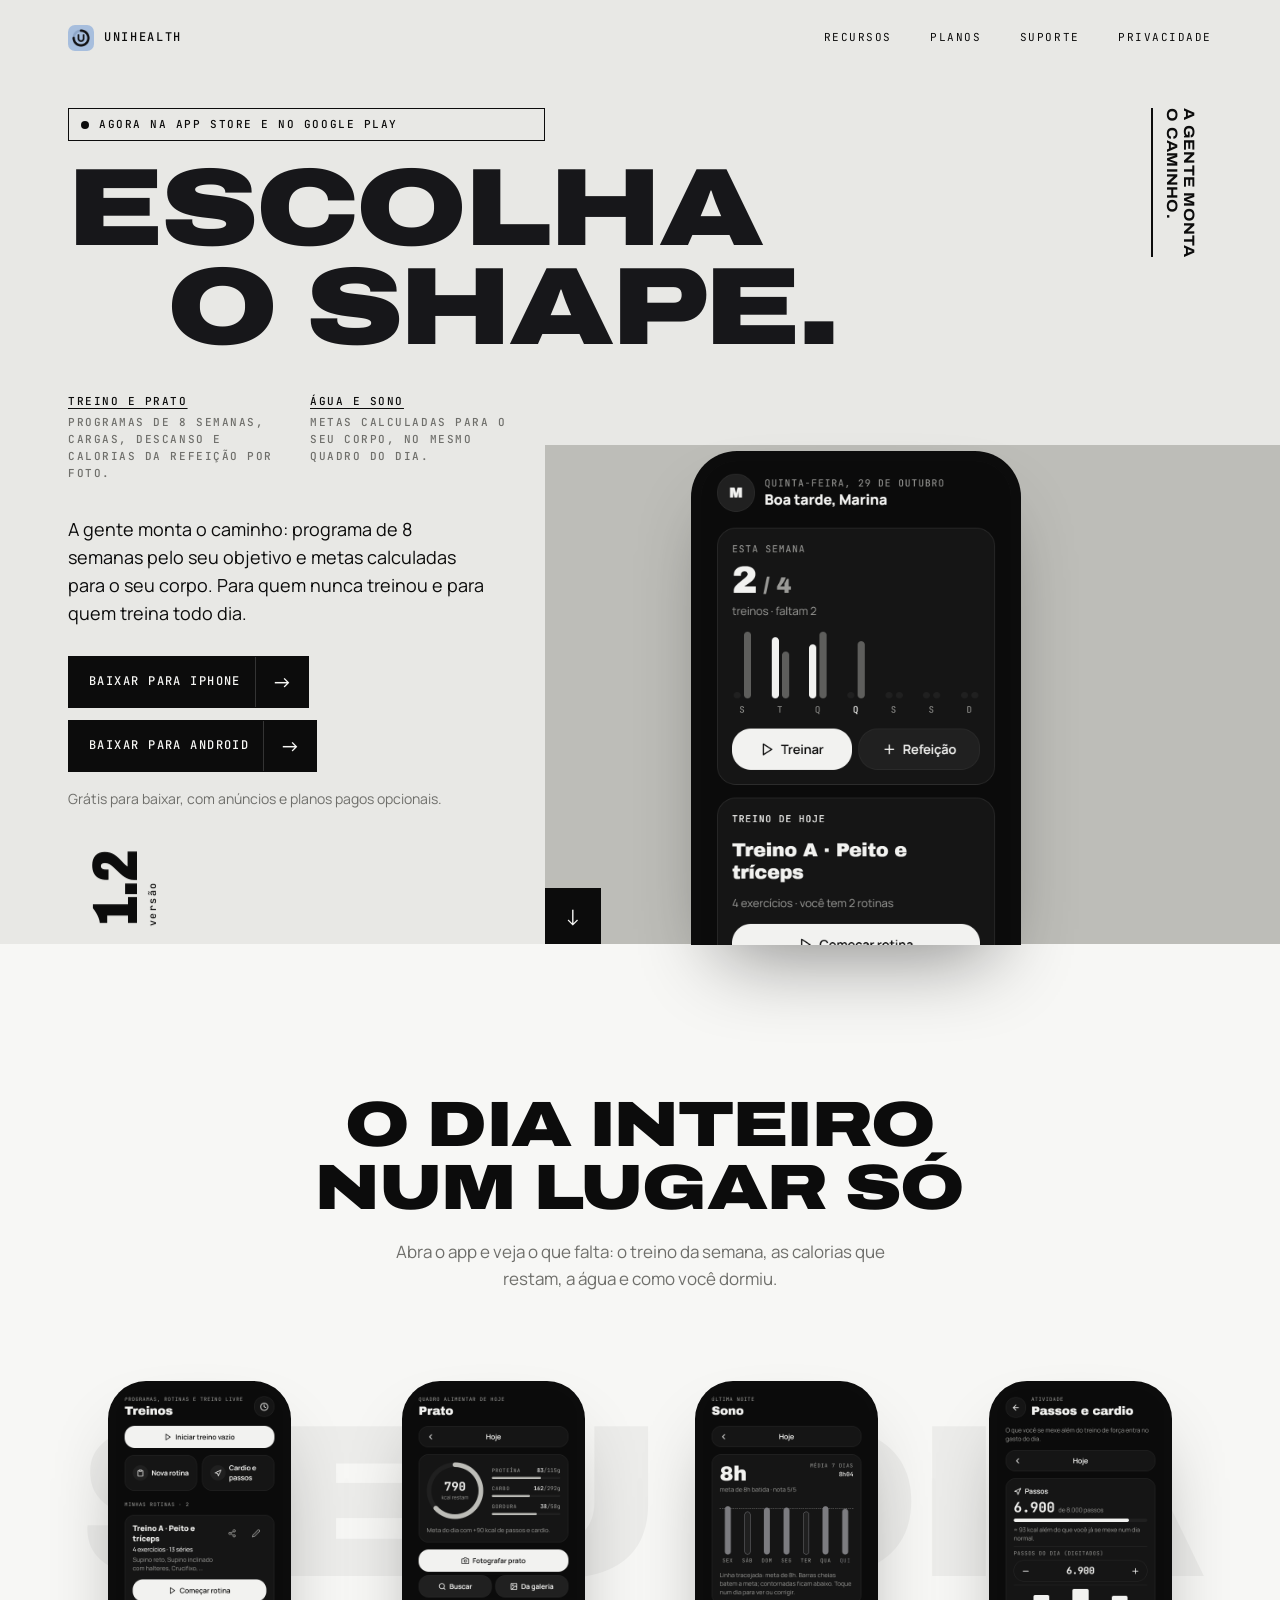
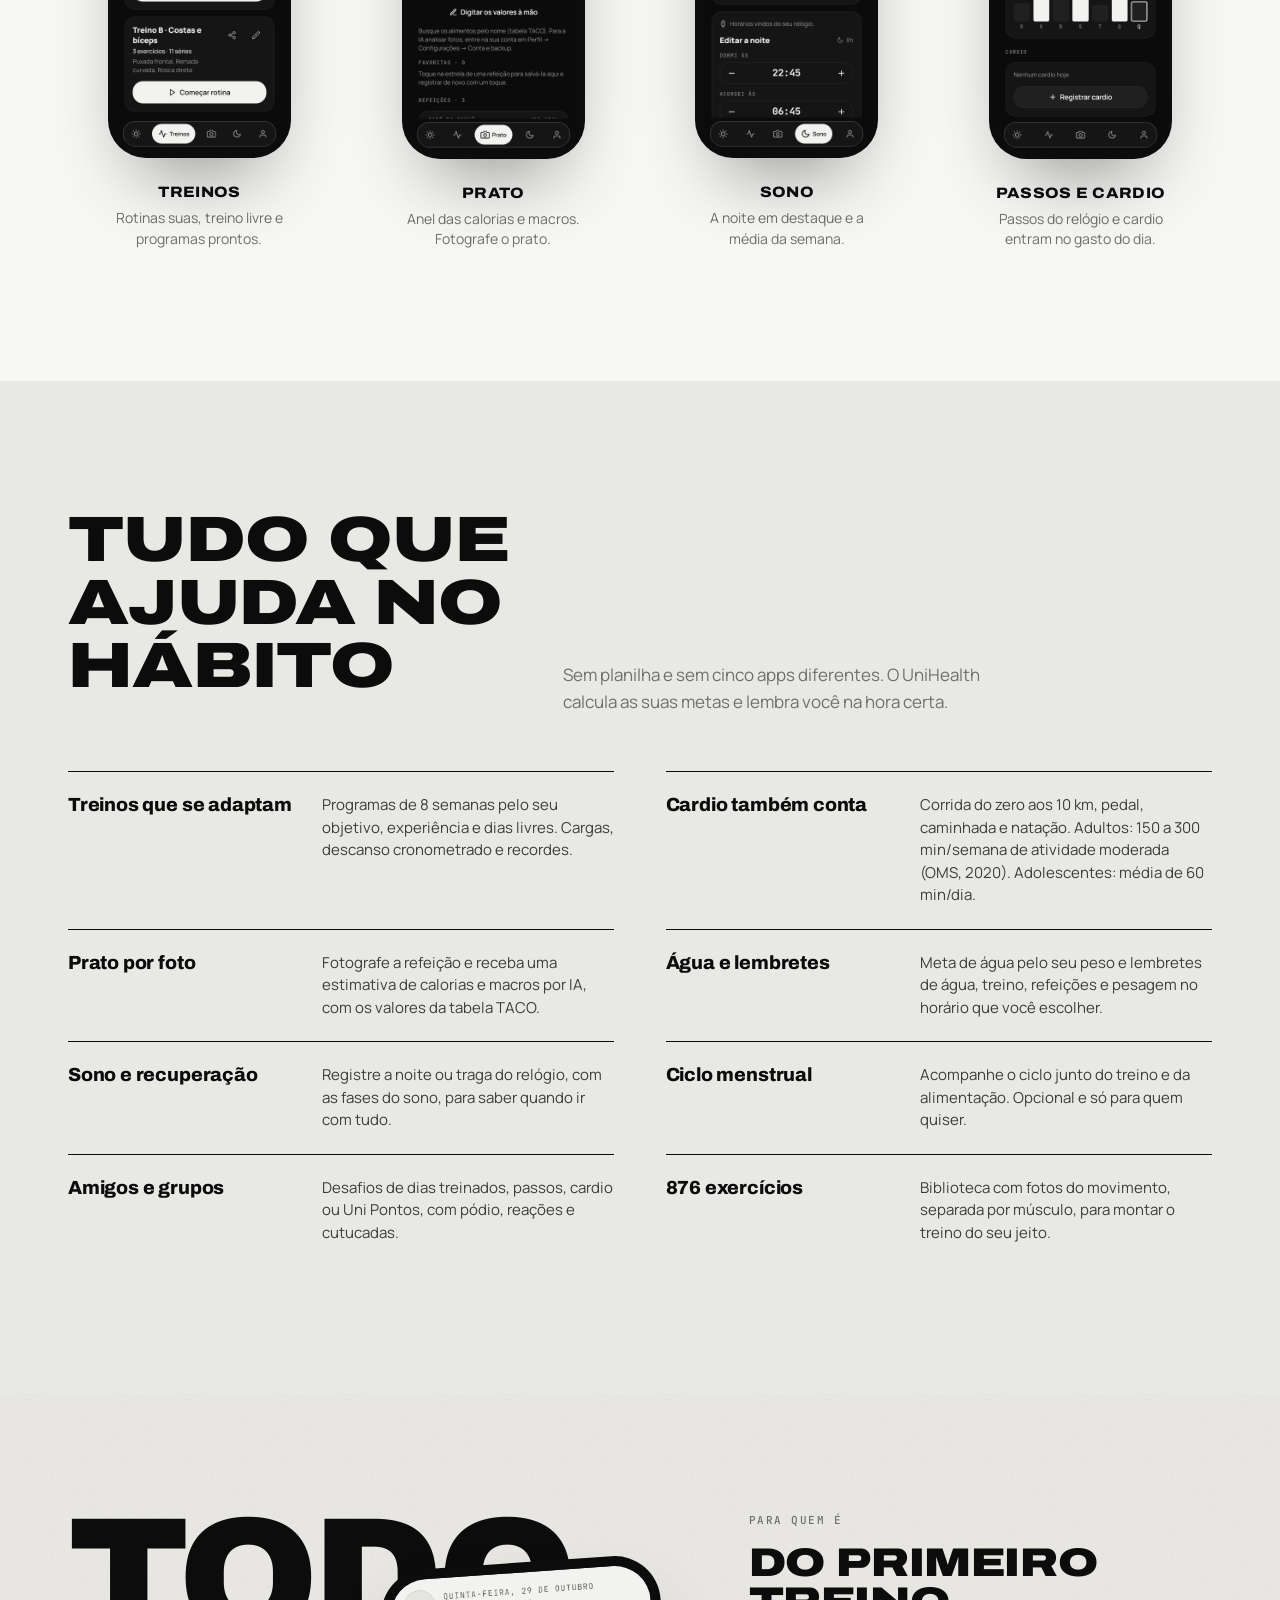
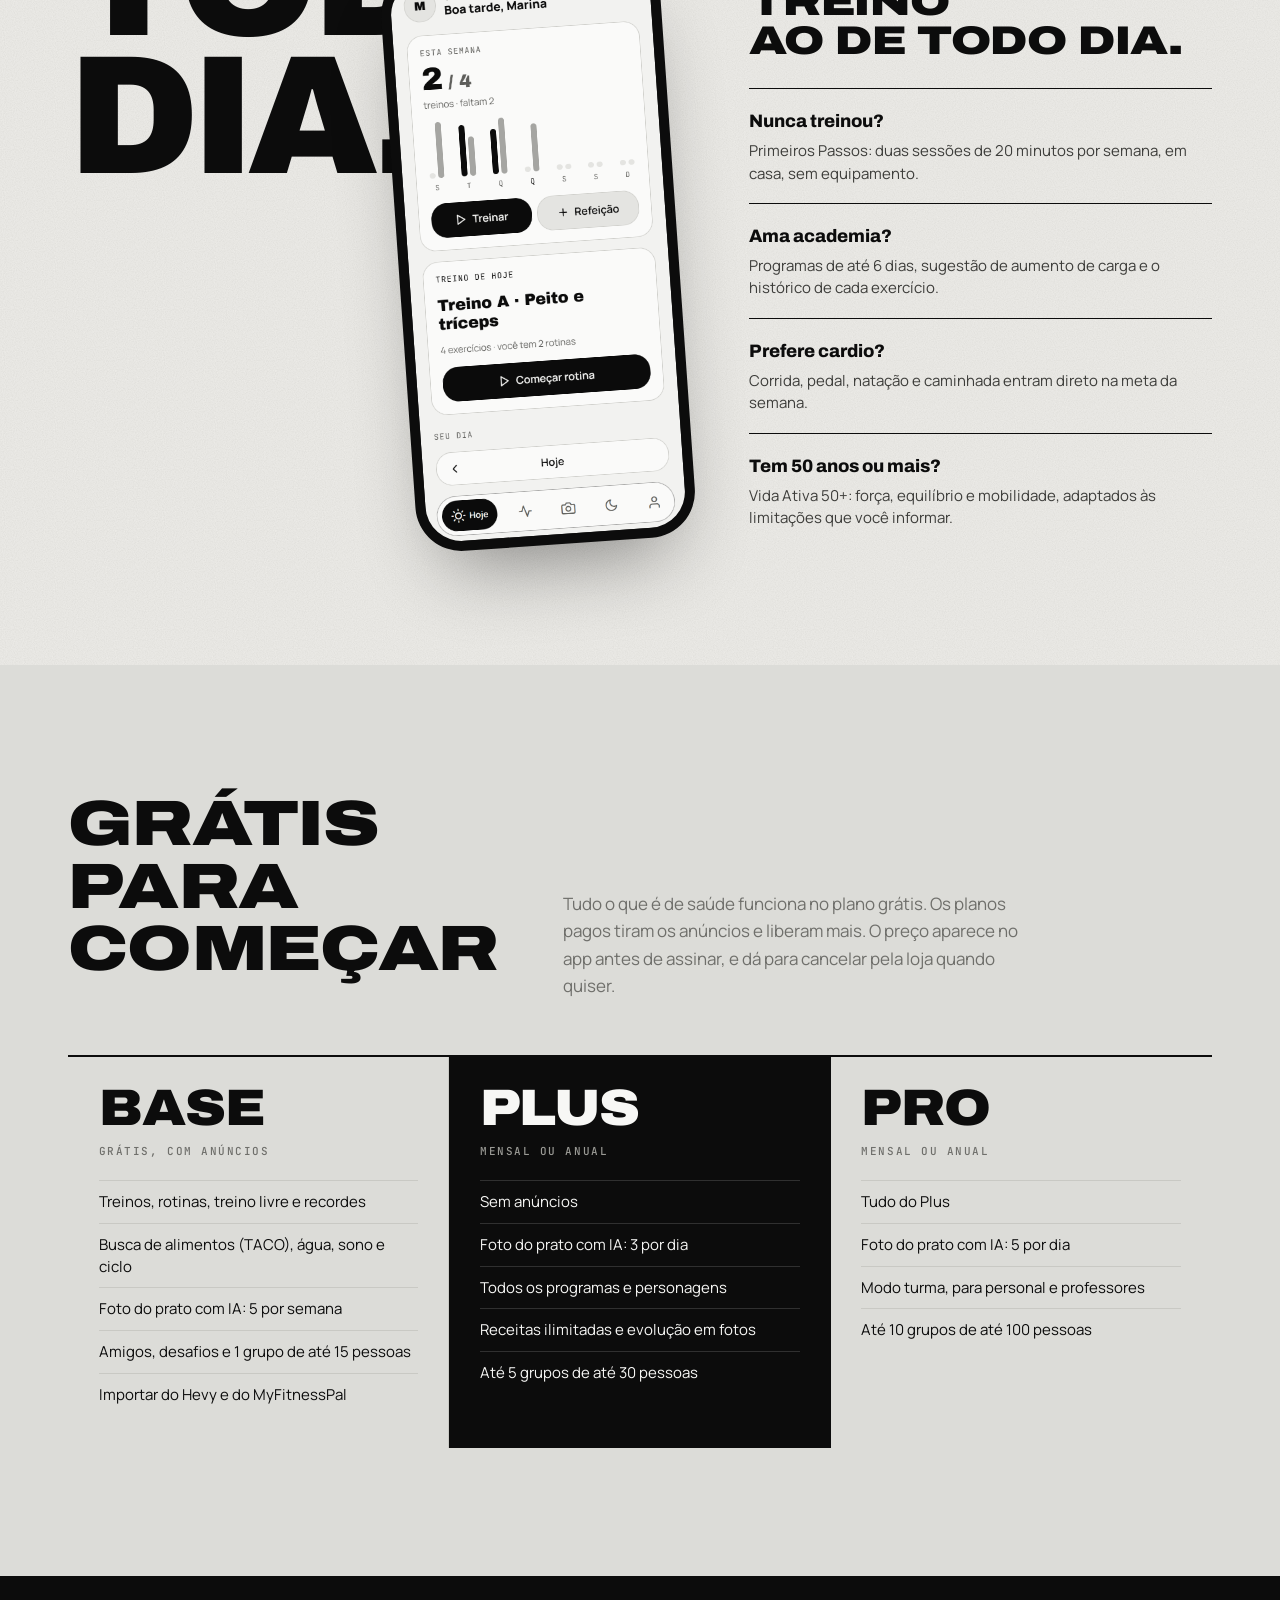
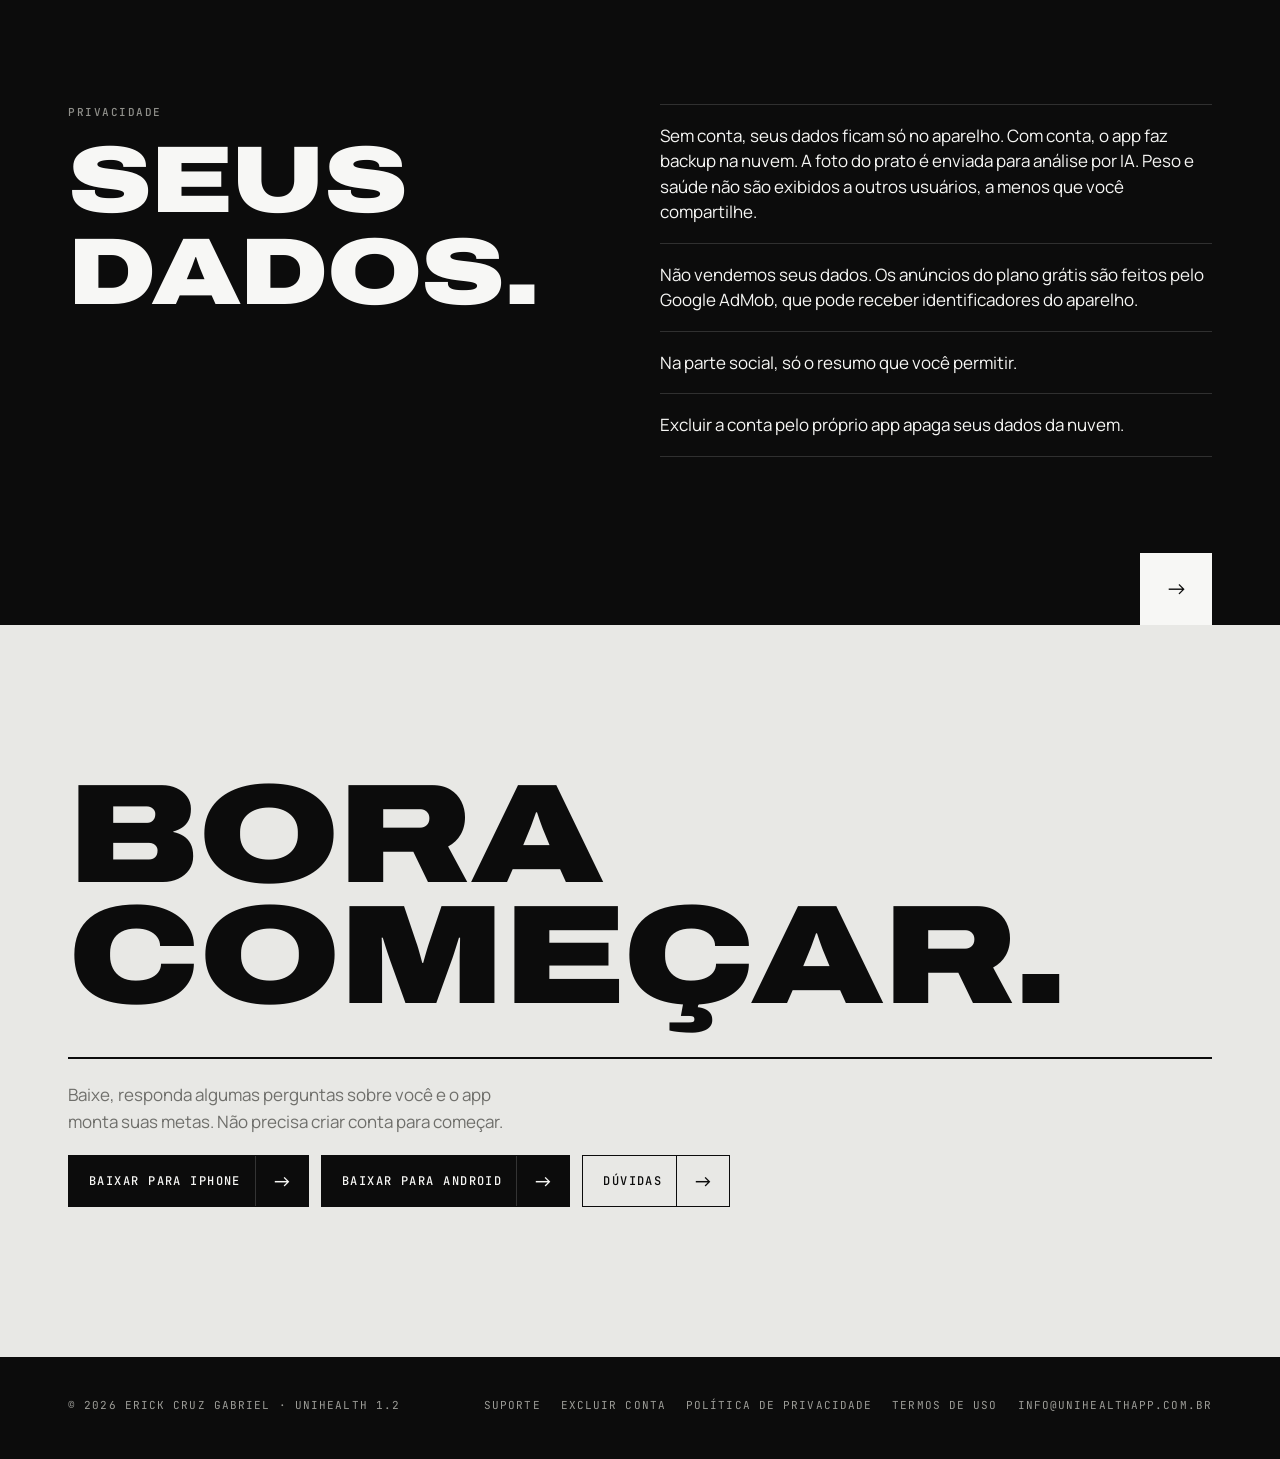
<file: index.html>
<!doctype html>
<html lang="pt-BR">
<head>
<meta charset="utf-8">
<meta name="viewport" content="width=device-width, initial-scale=1">
<title>UniHealth: Treino e Saúde</title>
<meta name="description" content="Treino, alimentação, água e sono num só app, com metas feitas para o seu corpo e desafios com os amigos. Do zero ao avançado.">
<meta name="theme-color" content="#e8e8e5">
<link rel="icon" type="image/png" href="/assets/favicon.png">
<link rel="apple-touch-icon" href="/assets/icon.png">
<meta property="og:type" content="website">
<meta property="og:title" content="UniHealth: Treino e Saúde">
<meta property="og:description" content="Treino, alimentação, água e sono num só app, com metas feitas para o seu corpo e desafios com os amigos. Do zero ao avançado.">
<meta property="og:image" content="https://unihealthapp.com.br/assets/og.png">
<meta property="og:image:width" content="1200">
<meta property="og:image:height" content="630">
<meta name="twitter:card" content="summary_large_image">
<meta property="og:url" content="https://unihealthapp.com.br/">
<link rel="preconnect" href="https://fonts.googleapis.com">
<link rel="preconnect" href="https://fonts.gstatic.com" crossorigin>
<link href="https://fonts.googleapis.com/css2?family=Archivo:wdth,wght@62..125,700..900&family=JetBrains+Mono:wght@500&family=Manrope:wght@400;500;700&display=swap" rel="stylesheet">
<link rel="stylesheet" href="/assets/style.css?v=2f9ce278">
</head>
<body>
<header class="nav">
  <div class="wrap">
    <a class="brand" href="/"><img src="/assets/icon.png" alt="">UniHealth</a>
    <nav class="nav-links" aria-label="Principal">
      <a href="/#recursos" class="hide-sm">Recursos</a>
      <a href="/#planos" class="hide-sm">Planos</a>
      <a href="/suporte.html">Suporte</a>
      <a href="/privacidade.html" class="hide-sm">Privacidade</a>
    </nav>
  </div>
</header>
<main>

<div class="hero">
  <div class="wrap">
    <div class="hero-text">
      <p class="selo mono"><span aria-hidden="true"></span>Agora na App Store e no Google Play</p>
      <h1 class="manchete" id="manchete"><span>Escolha</span><span>o shape.</span></h1>
      <div class="hero-cols mono">
        <p><b>Treino e prato</b>Programas de 8 semanas, cargas, descanso e calorias da refeição por foto.</p>
        <p><b>Água e sono</b>Metas calculadas para o seu corpo, no mesmo quadro do dia.</p>
      </div>
      <p class="lead">A gente monta o caminho: programa de 8 semanas pelo seu objetivo e metas calculadas para o seu corpo. Para quem nunca treinou e para quem treina todo dia.</p>
      <div class="cta">
        <a class="btn so-ios" href="https://apps.apple.com/br/app/unihealth/id6821770645" data-ev="loja" data-loja="ios">Baixar para iPhone</a>
        <a class="btn so-android" href="https://play.google.com/store/apps/details?id=com.erickgabriel.unihealth" data-ev="loja" data-loja="android">Baixar para Android</a>
      </div>
      <p class="note">Grátis para baixar, com anúncios e planos pagos opcionais.</p>
    </div>
    <div class="hero-art">
      <div class="bloco" aria-hidden="true"></div>
      <div class="phone"><img src="/assets/app/hoje.png" alt="Tela Hoje do UniHealth: treinos da semana, botões Treinar e Refeição" width="390" height="844"></div>
      <a class="seta" href="#dia" aria-label="Ver o app por dentro"><span aria-hidden="true">↓</span></a>
      <p class="vertical" aria-hidden="true">A gente monta<br>o caminho.</p>
    </div>
    <p class="versao" aria-label="Versão 1.2">1.2<small>versão</small></p>
  </div>
</div>

<section class="dia" id="dia">
  <p class="fantasma" aria-hidden="true">SEU DIA</p>
  <div class="wrap">
    <h2 class="titulo">O dia inteiro<br>num lugar só</h2>
    <p class="intro">Abra o app e veja o que falta: o treino da semana, as calorias que restam, a água e como você dormiu.</p>
    <div class="telas">
      <figure class="tela"><div class="phone"><img src="/assets/app/treinos.png" alt="Tela Treinos: iniciar treino vazio, nova rotina e rotinas salvas" width="390" height="844" loading="lazy"></div><h3>Treinos</h3><p>Rotinas suas, treino livre e programas prontos.</p></figure>
      <figure class="tela"><div class="phone"><img src="/assets/app/prato.png" alt="Tela Prato: calorias restantes num anel, proteína, carbo e gordura" width="390" height="844" loading="lazy"></div><h3>Prato</h3><p>Anel das calorias e macros. Fotografe o prato.</p></figure>
      <figure class="tela"><div class="phone"><img src="/assets/app/sono.png" alt="Tela Sono: 8 horas na última noite e barras dos últimos 7 dias" width="390" height="844" loading="lazy"></div><h3>Sono</h3><p>A noite em destaque e a média da semana.</p></figure>
      <figure class="tela"><div class="phone"><img src="/assets/app/atividade.png" alt="Tela Passos e cardio: 6.900 passos de 8.000" width="390" height="844" loading="lazy"></div><h3>Passos e cardio</h3><p>Passos do relógio e cardio entram no gasto do dia.</p></figure>
    </div>
  </div>
</section>

<section class="recursos" id="recursos">
  <div class="wrap">
    <div class="cabeca">
      <h2 class="titulo">Tudo que<br>ajuda no hábito</h2>
      <p>Sem planilha e sem cinco apps diferentes. O UniHealth calcula as suas metas e lembra você na hora certa.</p>
    </div>
    <ul class="lista">
      <li><h3>Treinos que se adaptam</h3><p>Programas de 8 semanas pelo seu objetivo, experiência e dias livres. Cargas, descanso cronometrado e recordes.</p></li>
      <li><h3>Cardio também conta</h3><p>Corrida do zero aos 10 km, pedal, caminhada e natação. Adultos: 150 a 300 min/semana de atividade moderada (OMS, 2020). Adolescentes: média de 60 min/dia.</p></li>
      <li><h3>Prato por foto</h3><p>Fotografe a refeição e receba uma estimativa de calorias e macros por IA, com os valores da tabela TACO.</p></li>
      <li><h3>Água e lembretes</h3><p>Meta de água pelo seu peso e lembretes de água, treino, refeições e pesagem no horário que você escolher.</p></li>
      <li><h3>Sono e recuperação</h3><p>Registre a noite ou traga do relógio, com as fases do sono, para saber quando ir com tudo.</p></li>
      <li><h3>Ciclo menstrual</h3><p>Acompanhe o ciclo junto do treino e da alimentação. Opcional e só para quem quiser.</p></li>
      <li><h3>Amigos e grupos</h3><p>Desafios de dias treinados, passos, cardio ou Uni Pontos, com pódio, reações e cutucadas.</p></li>
      <li><h3>876 exercícios</h3><p>Biblioteca com fotos do movimento, separada por músculo, para montar o treino do seu jeito.</p></li>
    </ul>
  </div>
</section>

<section class="poster">
  <div class="wrap">
    <div class="palco">
      <p class="letras" aria-hidden="true"><span>Todo</span><span>dia.</span></p>
      <div class="phone"><img src="/assets/app/hoje-claro.png" alt="Tela Hoje do UniHealth no tema claro" width="390" height="844" loading="lazy"></div>
    </div>
    <div class="publico">
      <p class="eyebrow">Para quem é</p>
      <h2 class="titulo">Do primeiro treino<br>ao de todo dia.</h2>
      <dl>
        <dt>Nunca treinou?</dt><dd>Primeiros Passos: duas sessões de 20 minutos por semana, em casa, sem equipamento.</dd>
        <dt>Ama academia?</dt><dd>Programas de até 6 dias, sugestão de aumento de carga e o histórico de cada exercício.</dd>
        <dt>Prefere cardio?</dt><dd>Corrida, pedal, natação e caminhada entram direto na meta da semana.</dd>
        <dt>Tem 50 anos ou mais?</dt><dd>Vida Ativa 50+: força, equilíbrio e mobilidade, adaptados às limitações que você informar.</dd>
      </dl>
    </div>
  </div>
</section>

<section class="planos" id="planos">
  <div class="wrap">
    <div class="cabeca">
      <h2 class="titulo">Grátis para<br>começar</h2>
      <p>Tudo o que é de saúde funciona no plano grátis. Os planos pagos tiram os anúncios e liberam mais. O preço aparece no app antes de assinar, e dá para cancelar pela loja quando quiser.</p>
    </div>
    <ul class="lista-planos">
      <li><h3>Base</h3><p class="preco mono">Grátis, com anúncios</p><ul><li>Treinos, rotinas, treino livre e recordes</li><li>Busca de alimentos (TACO), água, sono e ciclo</li><li>Foto do prato com IA: 5 por semana</li><li>Amigos, desafios e 1 grupo de até 15 pessoas</li><li>Importar do Hevy e do MyFitnessPal</li></ul></li>
      <li class="destaque"><h3>Plus</h3><p class="preco mono">Mensal ou anual</p><ul><li>Sem anúncios</li><li>Foto do prato com IA: 3 por dia</li><li>Todos os programas e personagens</li><li>Receitas ilimitadas e evolução em fotos</li><li>Até 5 grupos de até 30 pessoas</li></ul></li>
      <li><h3>Pro</h3><p class="preco mono">Mensal ou anual</p><ul><li>Tudo do Plus</li><li>Foto do prato com IA: 5 por dia</li><li>Modo turma, para personal e professores</li><li>Até 10 grupos de até 100 pessoas</li></ul></li>
    </ul>
  </div>
</section>

<section class="dados">
  <div class="wrap">
    <div>
      <p class="eyebrow">Privacidade</p>
      <h2 class="titulo">Seus<br>dados.</h2>
    </div>
    <ul>
      <li>Sem conta, seus dados ficam só no aparelho. Com conta, o app faz backup na nuvem. A foto do prato é enviada para análise por IA. Peso e saúde não são exibidos a outros usuários, a menos que você compartilhe.</li>
      <li>Não vendemos seus dados. Os anúncios do plano grátis são feitos pelo Google AdMob, que pode receber identificadores do aparelho.</li>
      <li>Na parte social, só o resumo que você permitir.</li>
      <li>Excluir a conta pelo próprio app apaga seus dados da nuvem.</li>
    </ul>
  </div>
  <div class="wrap rodape-bloco">
    <a class="seta" href="/privacidade.html" aria-label="Ler a Política de Privacidade"><span aria-hidden="true">↓</span></a>
  </div>
</section>

<section class="final" id="baixar">
  <div class="wrap">
    <h2 class="titulo">Bora<br>começar.</h2>
    <div class="aside">
      <p>Baixe, responda algumas perguntas sobre você e o app monta suas metas. Não precisa criar conta para começar.</p>
      <div class="cta">
        <a class="btn so-ios" href="https://apps.apple.com/br/app/unihealth/id6821770645" data-ev="loja" data-loja="ios">Baixar para iPhone</a>
        <a class="btn so-android" href="https://play.google.com/store/apps/details?id=com.erickgabriel.unihealth" data-ev="loja" data-loja="android">Baixar para Android</a>
        <a class="btn btn-ghost" href="/suporte.html">Dúvidas</a>
      </div>
    </div>
  </div>
</section>
</main>
<footer>
  <div class="wrap">
    <span>© 2026 Erick Cruz Gabriel · UniHealth 1.2</span>
    <nav aria-label="Rodapé">
      <a href="/suporte.html">Suporte</a>
      <a href="/excluir-conta.html">Excluir conta</a>
      <a href="/privacidade.html">Política de Privacidade</a>
      <a href="/termos.html">Termos de Uso</a>
      <a href="mailto:info@unihealthapp.com.br">info@unihealthapp.com.br</a>
    </nav>
  </div>
</footer>
<script>// Página inicial: medição própria (Supabase, sem cookies e sem terceiros), botões por celular e título A/B (?t=b).
// O build.mjs embute este arquivo no fim da página.
(() => {
  const API = 'https://hdscvrkwrqewswkdbyjh.supabase.co/rest/v1/rpc/';
  const KEY = 'sb_publishable_0wr3NWqLTdw-lPA1n9FIlw_wOVLeqxK';
  const STORE = 'https://apps.apple.com/br/app/unihealth/id6821770645';
  const PLAY = 'https://play.google.com/store/apps/details?id=com.erickgabriel.unihealth';
  const q = new URLSearchParams(location.search);
  const store = (k, v) => {
    try {
      if (v === undefined) return JSON.parse(sessionStorage.getItem(k) || 'null');
      sessionStorage.setItem(k, JSON.stringify(v));
    } catch {
      return null;
    }
  };

  // Origem: utm_source do link; sem ele, um palpite pelo site de onde a pessoa veio.
  let ref = '';
  try {
    ref = document.referrer ? new URL(document.referrer).hostname : '';
  } catch {}
  const guess = /instagram/.test(ref) ? 'instagram' : /tiktok/.test(ref) ? 'tiktok' : /google\./.test(ref) ? 'google' : /facebook/.test(ref) ? 'facebook' : '';
  let utm = store('uh-utm');
  if (q.get('utm_source') || !utm) utm = { s: q.get('utm_source') || guess, m: q.get('utm_medium') || '', c: q.get('utm_campaign') || '' };
  store('uh-utm', utm);

  // Título A/B: ?t=b mostra a versão B e fica guardado na sessão.
  const variant = q.get('t') === 'a' || q.get('t') === 'b' ? q.get('t') : store('uh-t') || 'a';
  store('uh-t', variant);
  if (variant === 'b') {
    const h = document.getElementById('manchete');
    if (h) {
      h.innerHTML = '<span>Treino, prato</span><span>e sono.</span><span>Um app só.</span>';
      h.classList.add('manchete-b');
    }
  }

  const ua = navigator.userAgent;
  const plat = /iPhone|iPad|iPod/.test(ua) || (/Macintosh/.test(ua) && navigator.maxTouchPoints > 1) ? 'ios' : /Android/.test(ua) ? 'android' : 'outro';
  document.documentElement.classList.add('plat-' + plat);

  const call = (fn, body) =>
    fetch(API + fn, { method: 'POST', keepalive: true, headers: { apikey: KEY, 'Content-Type': 'application/json' }, body: JSON.stringify(body) });
  const track = (kind) =>
    call('site_track', { p_kind: kind, p_variant: variant, p_platform: plat, p_source: utm.s, p_medium: utm.m, p_campaign: utm.c }).catch(() => {});
  if (!store('uh-visita')) {
    store('uh-visita', 1);
    track('visita');
  }

  // Links das lojas com a origem: App Store em Análises → Fontes (ct) e Google Play em Aquisição (referrer com utm).
  const ct = encodeURIComponent((utm.s || 'site').slice(0, 40));
  const playRef = encodeURIComponent('utm_source=' + (utm.s || 'site').slice(0, 40) + '&utm_medium=' + (utm.m || 'site').slice(0, 40) + (utm.c ? '&utm_campaign=' + utm.c.slice(0, 60) : ''));
  document.querySelectorAll('a[href^="' + STORE + '"]').forEach((a) => (a.href = STORE + '?ct=' + ct));
  document.querySelectorAll('a[href^="' + PLAY + '"]').forEach((a) => (a.href = PLAY + '&referrer=' + playRef));
  document.querySelectorAll('[data-ev]').forEach((el) => el.addEventListener('click', () => track(el.dataset.ev)));
})();
</script>
</body>
</html>
</file>
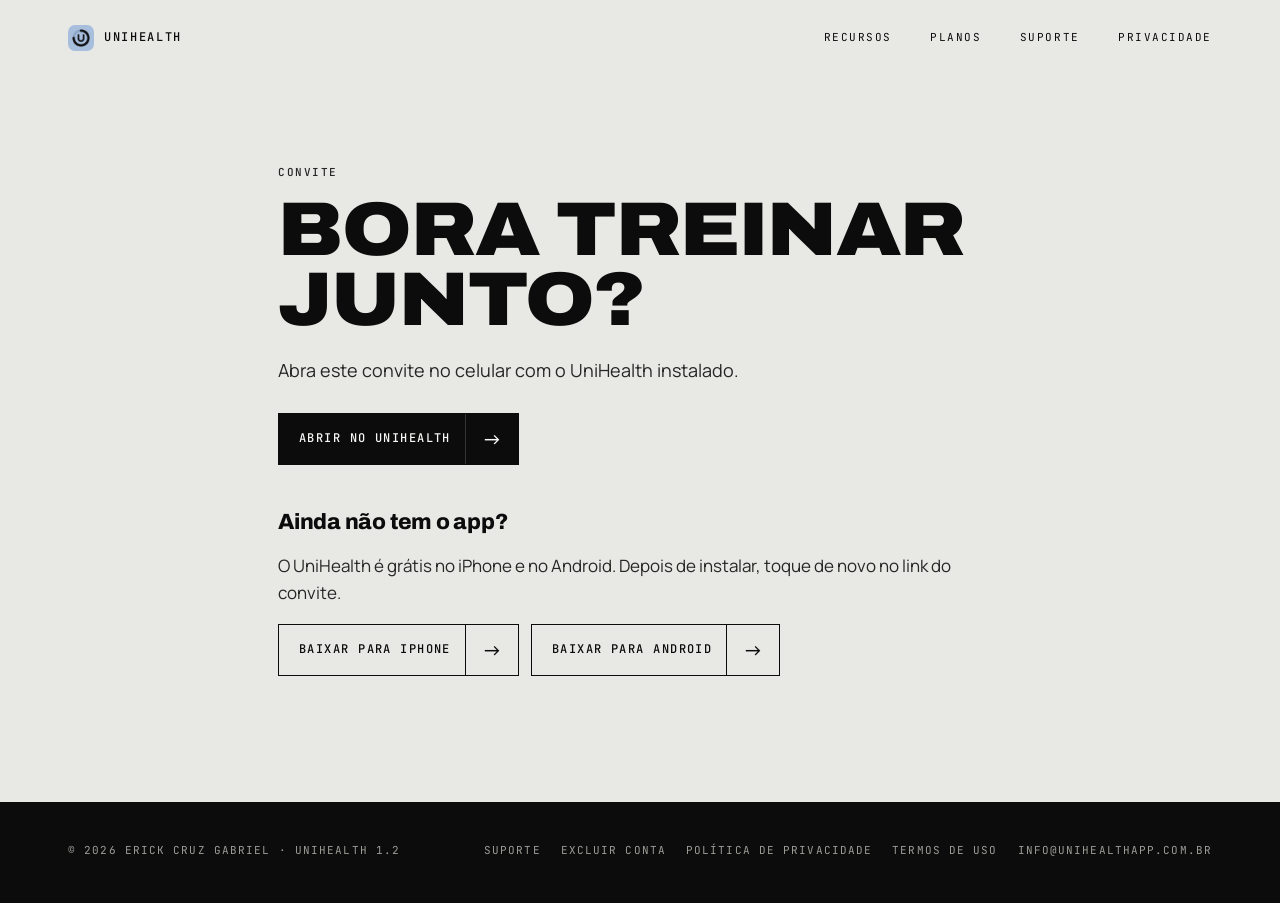
<file: convite.html>
<!doctype html>
<html lang="pt-BR">
<head>
<meta charset="utf-8">
<meta name="viewport" content="width=device-width, initial-scale=1">
<title>Convite · UniHealth</title>
<meta name="description" content="Você recebeu um convite para treinar junto no UniHealth.">
<meta name="theme-color" content="#e8e8e5">
<link rel="icon" type="image/png" href="/assets/favicon.png">
<link rel="apple-touch-icon" href="/assets/icon.png">
<meta property="og:type" content="website">
<meta property="og:title" content="Convite · UniHealth">
<meta property="og:description" content="Você recebeu um convite para treinar junto no UniHealth.">
<meta property="og:image" content="https://unihealthapp.com.br/assets/icon.png">
<meta property="og:url" content="https://unihealthapp.com.br/convite.html">
<link rel="preconnect" href="https://fonts.googleapis.com">
<link rel="preconnect" href="https://fonts.gstatic.com" crossorigin>
<link href="https://fonts.googleapis.com/css2?family=Archivo:wdth,wght@62..125,700..900&family=JetBrains+Mono:wght@500&family=Manrope:wght@400;500;700&display=swap" rel="stylesheet">
<link rel="stylesheet" href="/assets/style.css?v=2f9ce278">
</head>
<body>
<header class="nav">
  <div class="wrap">
    <a class="brand" href="/"><img src="/assets/icon.png" alt="">UniHealth</a>
    <nav class="nav-links" aria-label="Principal">
      <a href="/#recursos" class="hide-sm">Recursos</a>
      <a href="/#planos" class="hide-sm">Planos</a>
      <a href="/suporte.html">Suporte</a>
      <a href="/privacidade.html" class="hide-sm">Privacidade</a>
    </nav>
  </div>
</header>
<main>

<div class="doc invite">
  <div class="wrap">
    <p class="eyebrow" id="inv-kind">Convite</p>
    <h1 id="inv-title">Bora treinar junto?</h1>
    <p class="lead" id="inv-text">Abra este convite no celular com o UniHealth instalado.</p>
    <div class="box accent" id="inv-box" hidden>
      <p class="invite-label" id="inv-label"></p>
      <p class="invite-code" id="inv-code"></p>
    </div>
    <div class="cta">
      <a class="btn btn-primary" id="inv-open" href="/">Abrir no UniHealth</a>
    </div>
    <h2>Ainda não tem o app?</h2>
    <p>O UniHealth é grátis no iPhone e no Android. Depois de instalar, toque de novo no link do convite<span id="inv-hint"></span>.</p>
    <div class="cta">
      <a class="btn btn-ghost" href="https://apps.apple.com/br/app/unihealth/id6821770645">Baixar para iPhone</a>
      <a class="btn btn-ghost" href="https://play.google.com/store/apps/details?id=com.erickgabriel.unihealth">Baixar para Android</a>
    </div>
  </div>
</div>
</main>
<footer>
  <div class="wrap">
    <span>© 2026 Erick Cruz Gabriel · UniHealth 1.2</span>
    <nav aria-label="Rodapé">
      <a href="/suporte.html">Suporte</a>
      <a href="/excluir-conta.html">Excluir conta</a>
      <a href="/privacidade.html">Política de Privacidade</a>
      <a href="/termos.html">Termos de Uso</a>
      <a href="mailto:info@unihealthapp.com.br">info@unihealthapp.com.br</a>
    </nav>
  </div>
</footer>
<script>(function () {
  var q = new URLSearchParams(location.search);
  var g = (q.get('g') || '').trim().toUpperCase();
  var u = (q.get('u') || '').trim().toLowerCase().replace(/^@/, '');
  var tr = (q.get('t') || '').trim().toUpperCase();
  var ind = (q.get('i') || '').trim().toUpperCase();
  var $ = function (id) { return document.getElementById(id); };
  var path = '';
  if (/^[A-Z0-9]{4,12}$/.test(g)) {
    path = 'social/convite/' + g;
    $('inv-kind').textContent = 'Convite para grupo';
    $('inv-title').textContent = 'Entre no grupo';
    $('inv-text').textContent = 'Toque no botão para abrir o grupo no UniHealth.';
    $('inv-label').textContent = 'Código do grupo';
    $('inv-code').textContent = g;
    $('inv-hint').textContent = ' ou use o código acima em Social, Entrar com código';
  } else if (/^[A-Z0-9]{8}$/.test(tr)) {
    path = 'rotina/recebida/' + tr;
    $('inv-kind').textContent = 'Treino compartilhado';
    $('inv-title').textContent = 'Te mandaram um treino';
    $('inv-text').textContent = 'Toque no botão para ver o treino no UniHealth e salvar nas suas rotinas.';
    $('inv-label').textContent = 'Código do treino';
    $('inv-code').textContent = tr;
    $('inv-hint').textContent = '';
  } else if (/^[A-Z0-9]{6,10}$/.test(ind)) {
    path = 'indicar/' + ind;
    $('inv-kind').textContent = 'Indicação';
    $('inv-title').textContent = 'Ganhe 7 dias de Plus';
    $('inv-text').textContent = 'Crie sua conta no UniHealth com este código e use o app em 3 dias diferentes: você e quem te indicou ganham 7 dias de Plus.';
    $('inv-label').textContent = 'Código de indicação';
    $('inv-code').textContent = ind;
    $('inv-hint').textContent = ' ou digite o código em Perfil, Indicar';
  } else if (/^[a-z0-9_.]{3,20}$/.test(u)) {
    path = 'social/amigo/' + u;
    $('inv-kind').textContent = 'Convite de amizade';
    $('inv-title').textContent = 'Treine junto com @' + u;
    $('inv-text').textContent = 'Toque no botão para adicionar @' + u + ' no UniHealth.';
    $('inv-label').textContent = 'Usuário';
    $('inv-code').textContent = '@' + u;
    $('inv-hint').textContent = ' ou adicione @' + u + ' em Social, Amigos';
  }
  if (!path) return;
  $('inv-box').hidden = false;
  var ua = navigator.userAgent;
  var href = /Android/i.test(ua)
    ? 'intent://' + path + '#Intent;scheme=unihealth;package=com.erickgabriel.unihealth;end'
    : 'unihealth://' + path;
  $('inv-open').href = href;
  if (/Android|iPhone|iPad/i.test(ua)) setTimeout(function () { location.href = href; }, 300);
})();</script>
</body>
</html>
</file>
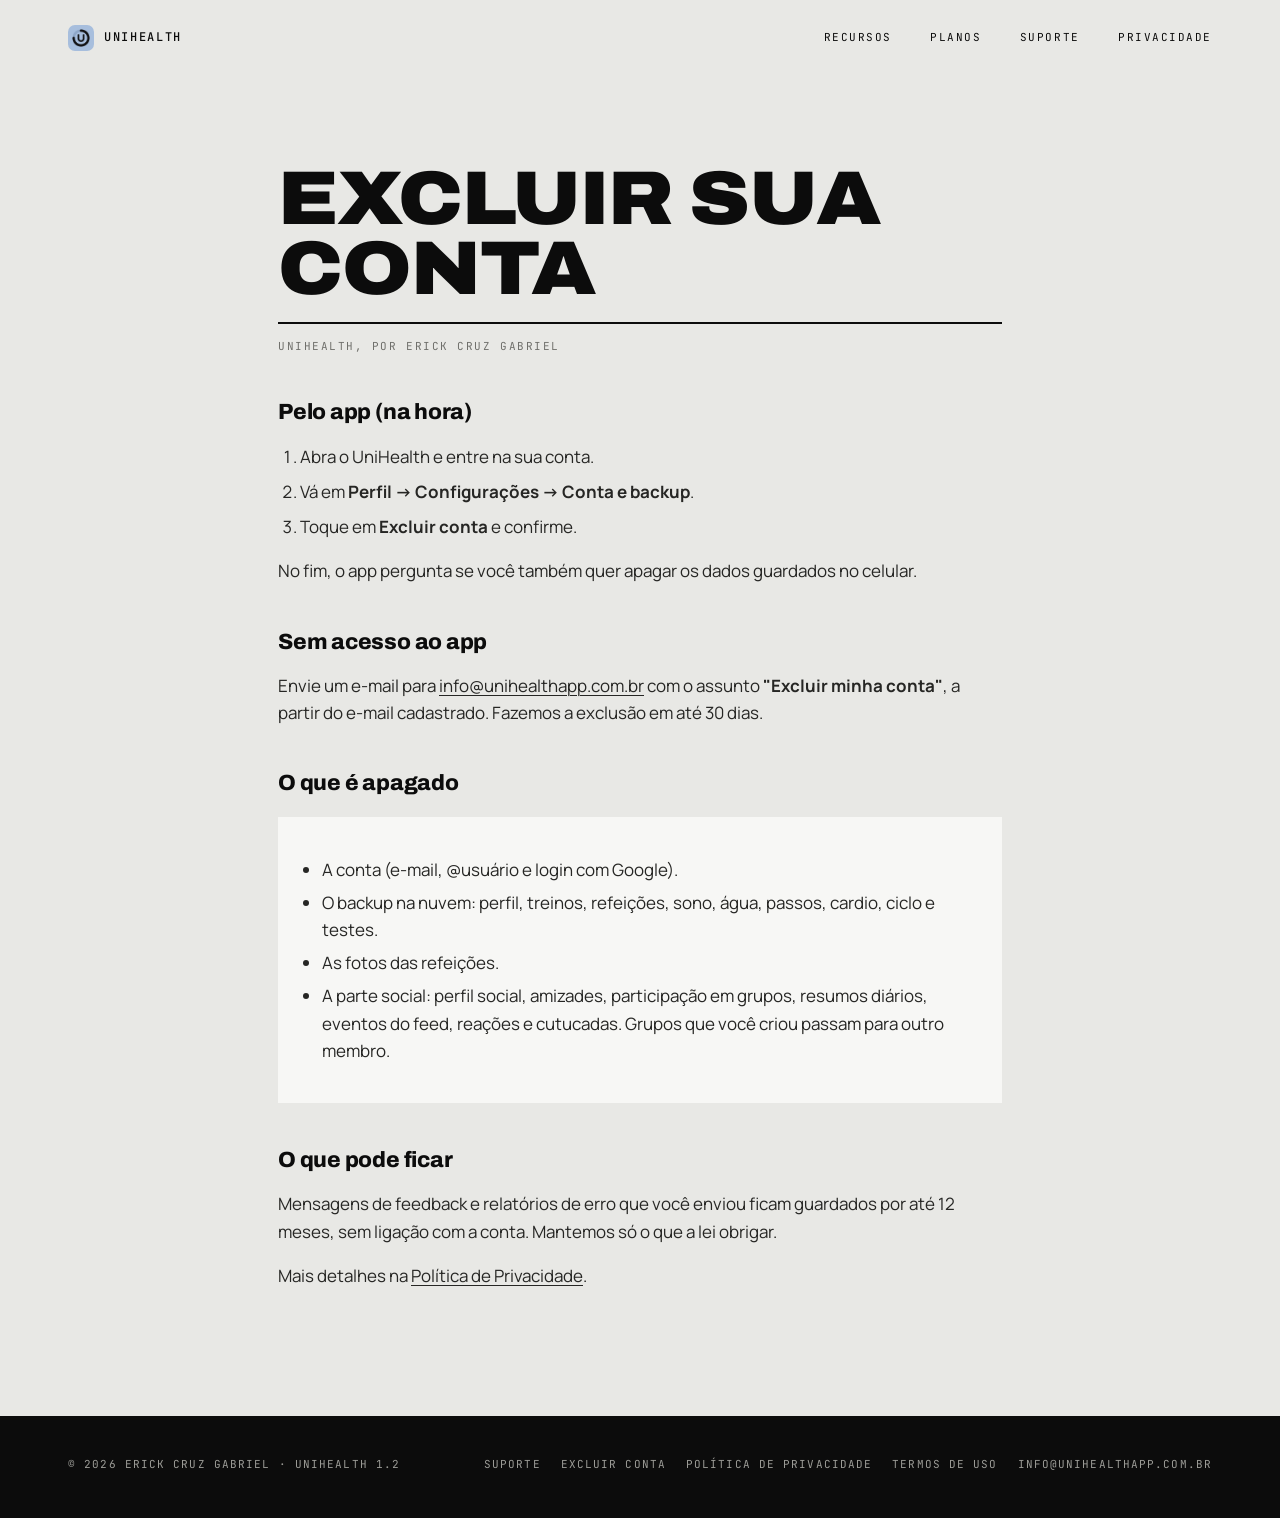
<file: excluir-conta.html>
<!doctype html>
<html lang="pt-BR">
<head>
<meta charset="utf-8">
<meta name="viewport" content="width=device-width, initial-scale=1">
<title>Excluir conta · UniHealth</title>
<meta name="description" content="Como excluir sua conta do UniHealth e os dados guardados na nuvem.">
<meta name="theme-color" content="#e8e8e5">
<link rel="icon" type="image/png" href="/assets/favicon.png">
<link rel="apple-touch-icon" href="/assets/icon.png">
<meta property="og:type" content="website">
<meta property="og:title" content="Excluir conta · UniHealth">
<meta property="og:description" content="Como excluir sua conta do UniHealth e os dados guardados na nuvem.">
<meta property="og:image" content="https://unihealthapp.com.br/assets/icon.png">
<meta property="og:url" content="https://unihealthapp.com.br/excluir-conta.html">
<link rel="preconnect" href="https://fonts.googleapis.com">
<link rel="preconnect" href="https://fonts.gstatic.com" crossorigin>
<link href="https://fonts.googleapis.com/css2?family=Archivo:wdth,wght@62..125,700..900&family=JetBrains+Mono:wght@500&family=Manrope:wght@400;500;700&display=swap" rel="stylesheet">
<link rel="stylesheet" href="/assets/style.css?v=2f9ce278">
</head>
<body>
<header class="nav">
  <div class="wrap">
    <a class="brand" href="/"><img src="/assets/icon.png" alt="">UniHealth</a>
    <nav class="nav-links" aria-label="Principal">
      <a href="/#recursos" class="hide-sm">Recursos</a>
      <a href="/#planos" class="hide-sm">Planos</a>
      <a href="/suporte.html">Suporte</a>
      <a href="/privacidade.html" class="hide-sm">Privacidade</a>
    </nav>
  </div>
</header>
<main>

<div class="doc">
  <div class="wrap">
    <h1>Excluir sua conta</h1>
    <p class="updated">UniHealth, por Erick Cruz Gabriel</p>

    <h2>Pelo app (na hora)</h2>
    <ol class="steps">
      <li>Abra o UniHealth e entre na sua conta.</li>
      <li>Vá em <strong>Perfil → Configurações → Conta e backup</strong>.</li>
      <li>Toque em <strong>Excluir conta</strong> e confirme.</li>
    </ol>
    <p>No fim, o app pergunta se você também quer apagar os dados guardados no celular.</p>

    <h2>Sem acesso ao app</h2>
    <p>Envie um e-mail para <a href="mailto:info@unihealthapp.com.br?subject=Excluir%20minha%20conta">info@unihealthapp.com.br</a> com o assunto <strong>"Excluir minha conta"</strong>, a partir do e-mail cadastrado. Fazemos a exclusão em até 30 dias.</p>

    <h2>O que é apagado</h2>
    <div class="box">
      <ul>
        <li>A conta (e-mail, @usuário e login com Google).</li>
        <li>O backup na nuvem: perfil, treinos, refeições, sono, água, passos, cardio, ciclo e testes.</li>
        <li>As fotos das refeições.</li>
        <li>A parte social: perfil social, amizades, participação em grupos, resumos diários, eventos do feed, reações e cutucadas. Grupos que você criou passam para outro membro.</li>
      </ul>
    </div>
    <h2>O que pode ficar</h2>
    <p>Mensagens de feedback e relatórios de erro que você enviou ficam guardados por até 12 meses, sem ligação com a conta. Mantemos só o que a lei obrigar.</p>
    <p>Mais detalhes na <a href="/privacidade.html">Política de Privacidade</a>.</p>
  </div>
</div>
</main>
<footer>
  <div class="wrap">
    <span>© 2026 Erick Cruz Gabriel · UniHealth 1.2</span>
    <nav aria-label="Rodapé">
      <a href="/suporte.html">Suporte</a>
      <a href="/excluir-conta.html">Excluir conta</a>
      <a href="/privacidade.html">Política de Privacidade</a>
      <a href="/termos.html">Termos de Uso</a>
      <a href="mailto:info@unihealthapp.com.br">info@unihealthapp.com.br</a>
    </nav>
  </div>
</footer>
</body>
</html>
</file>
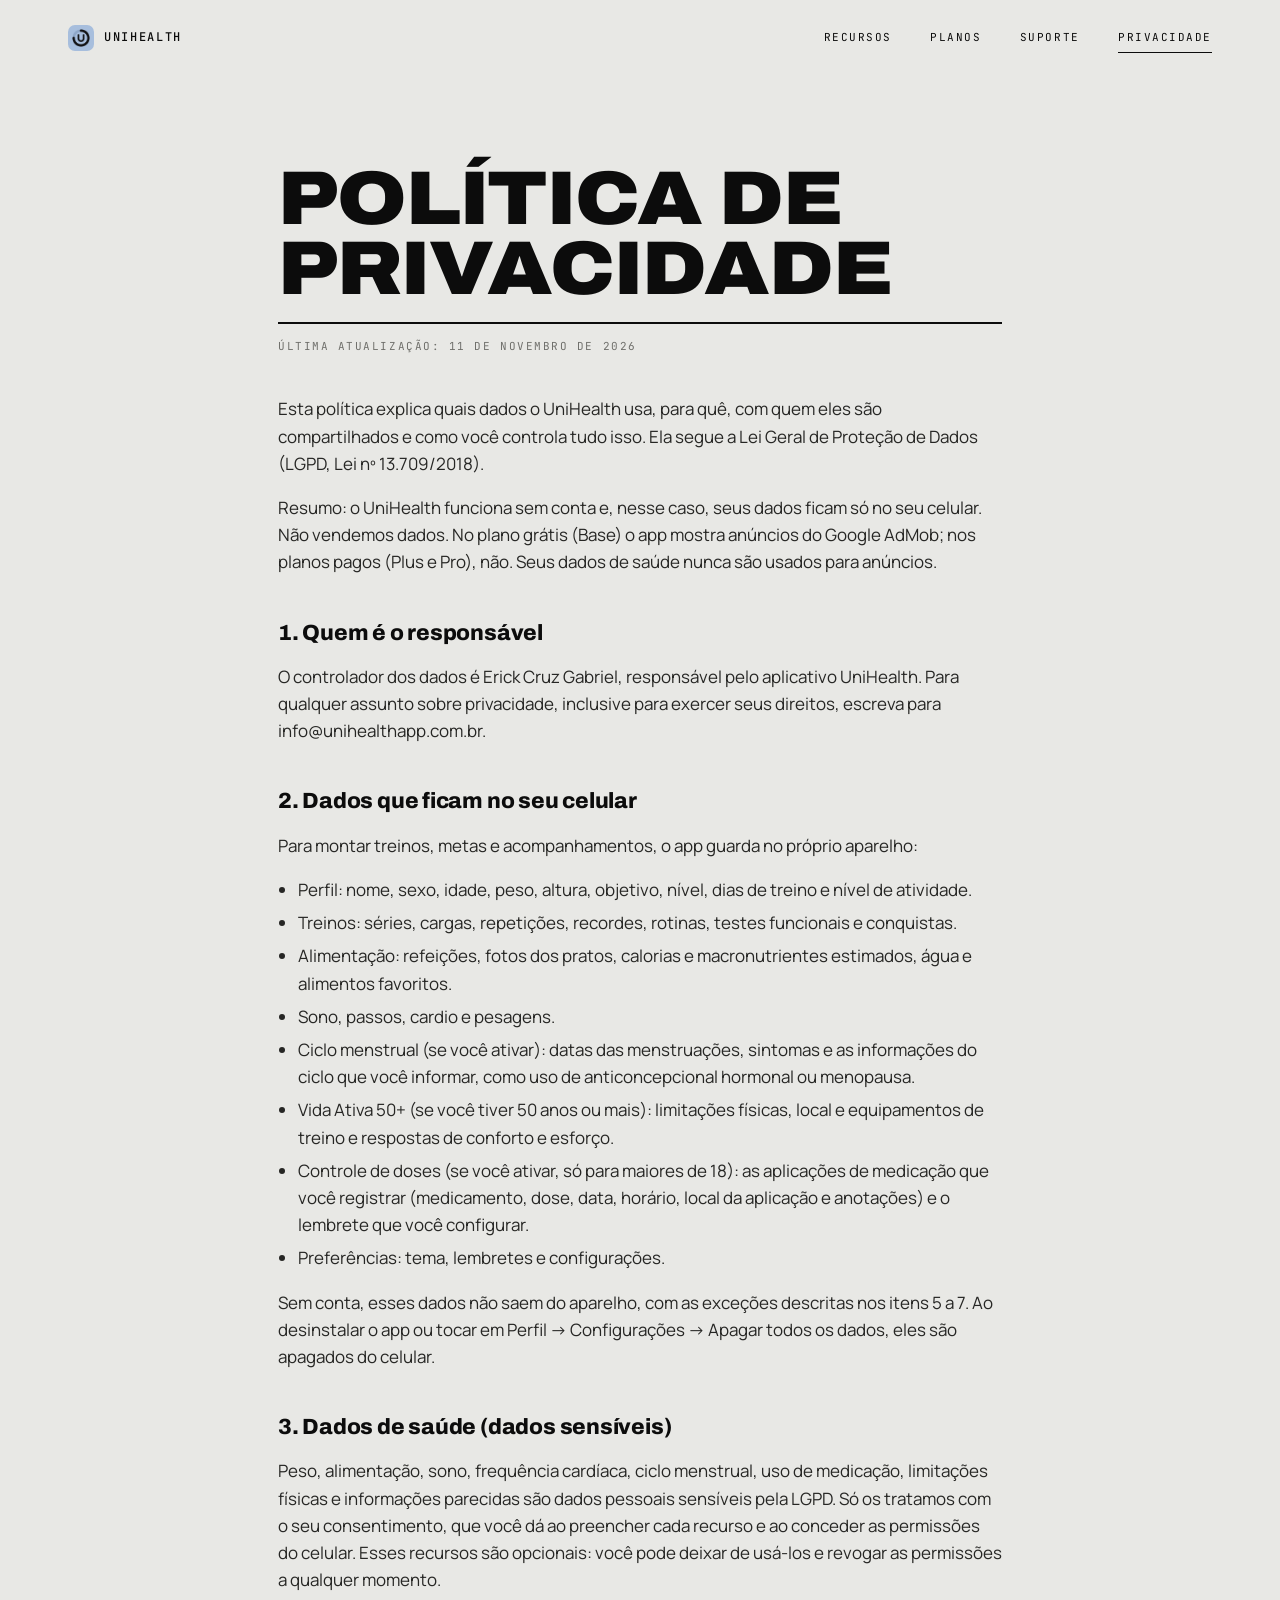
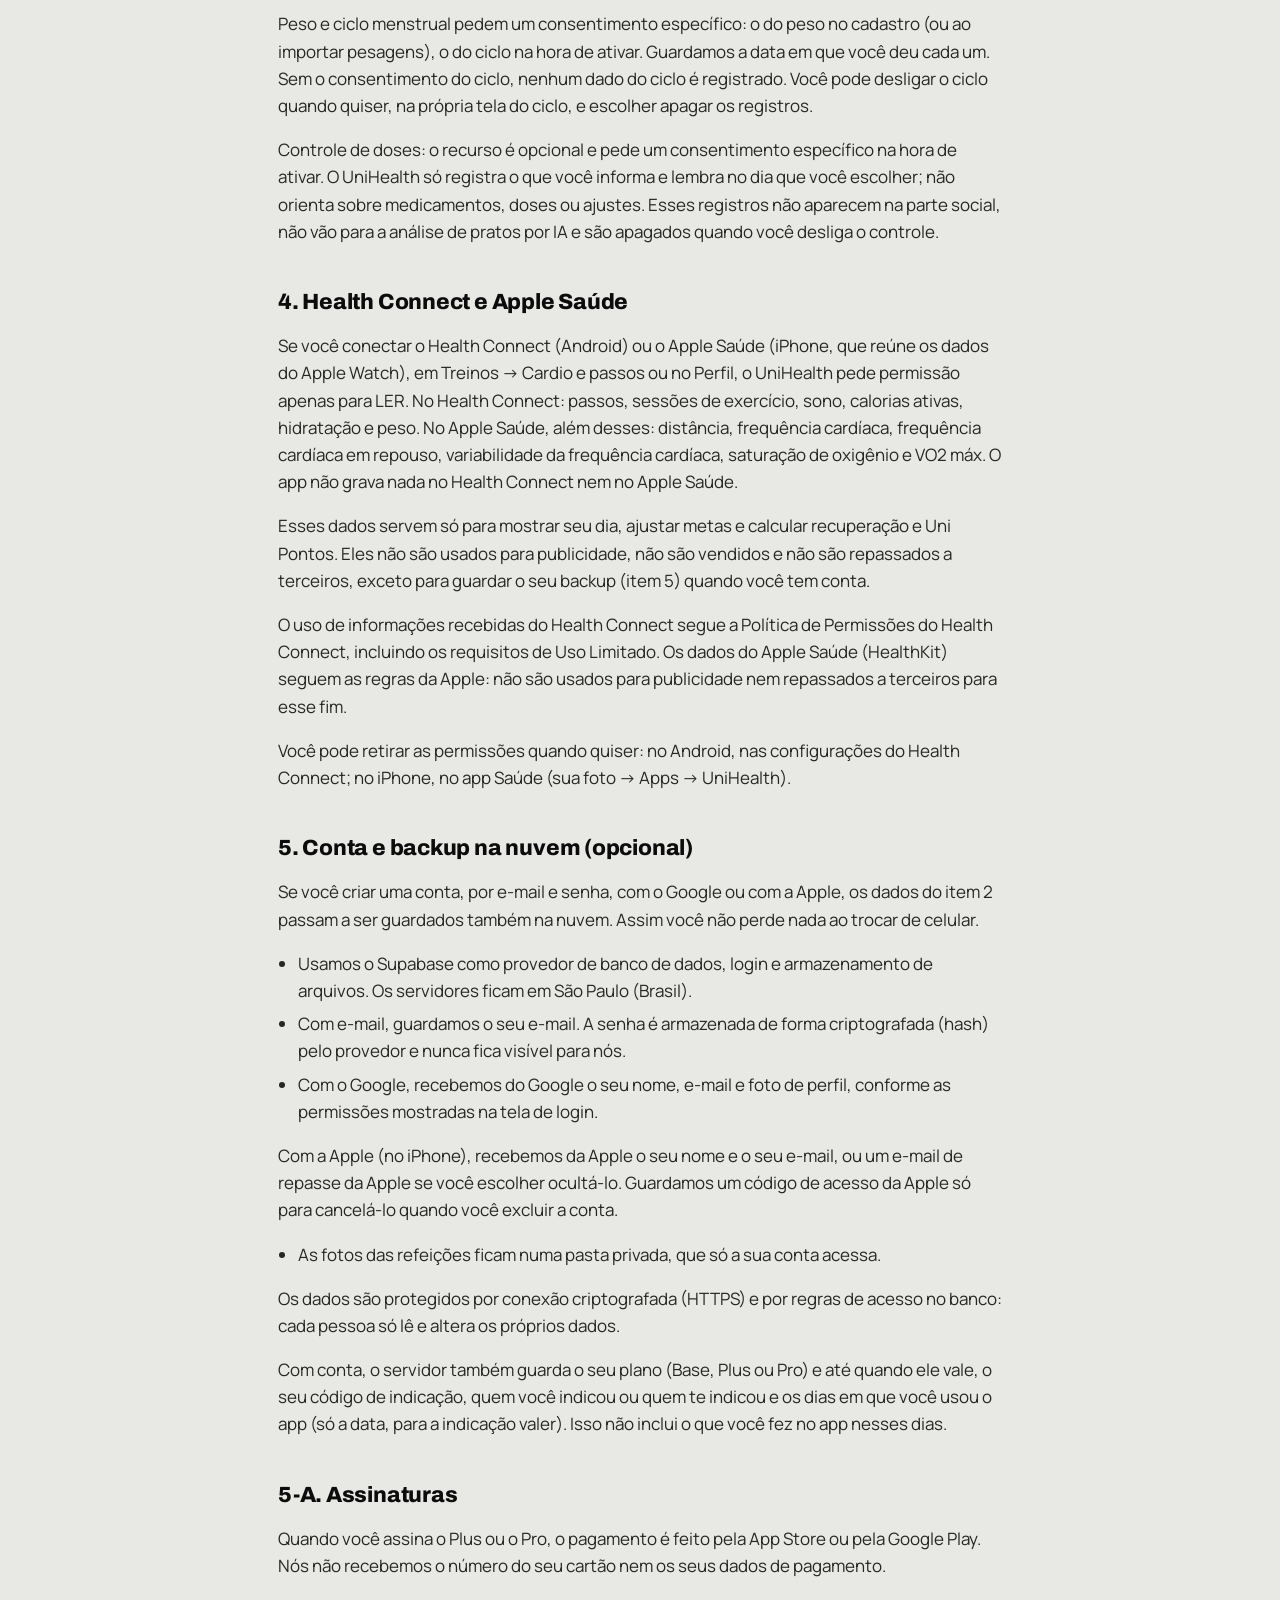
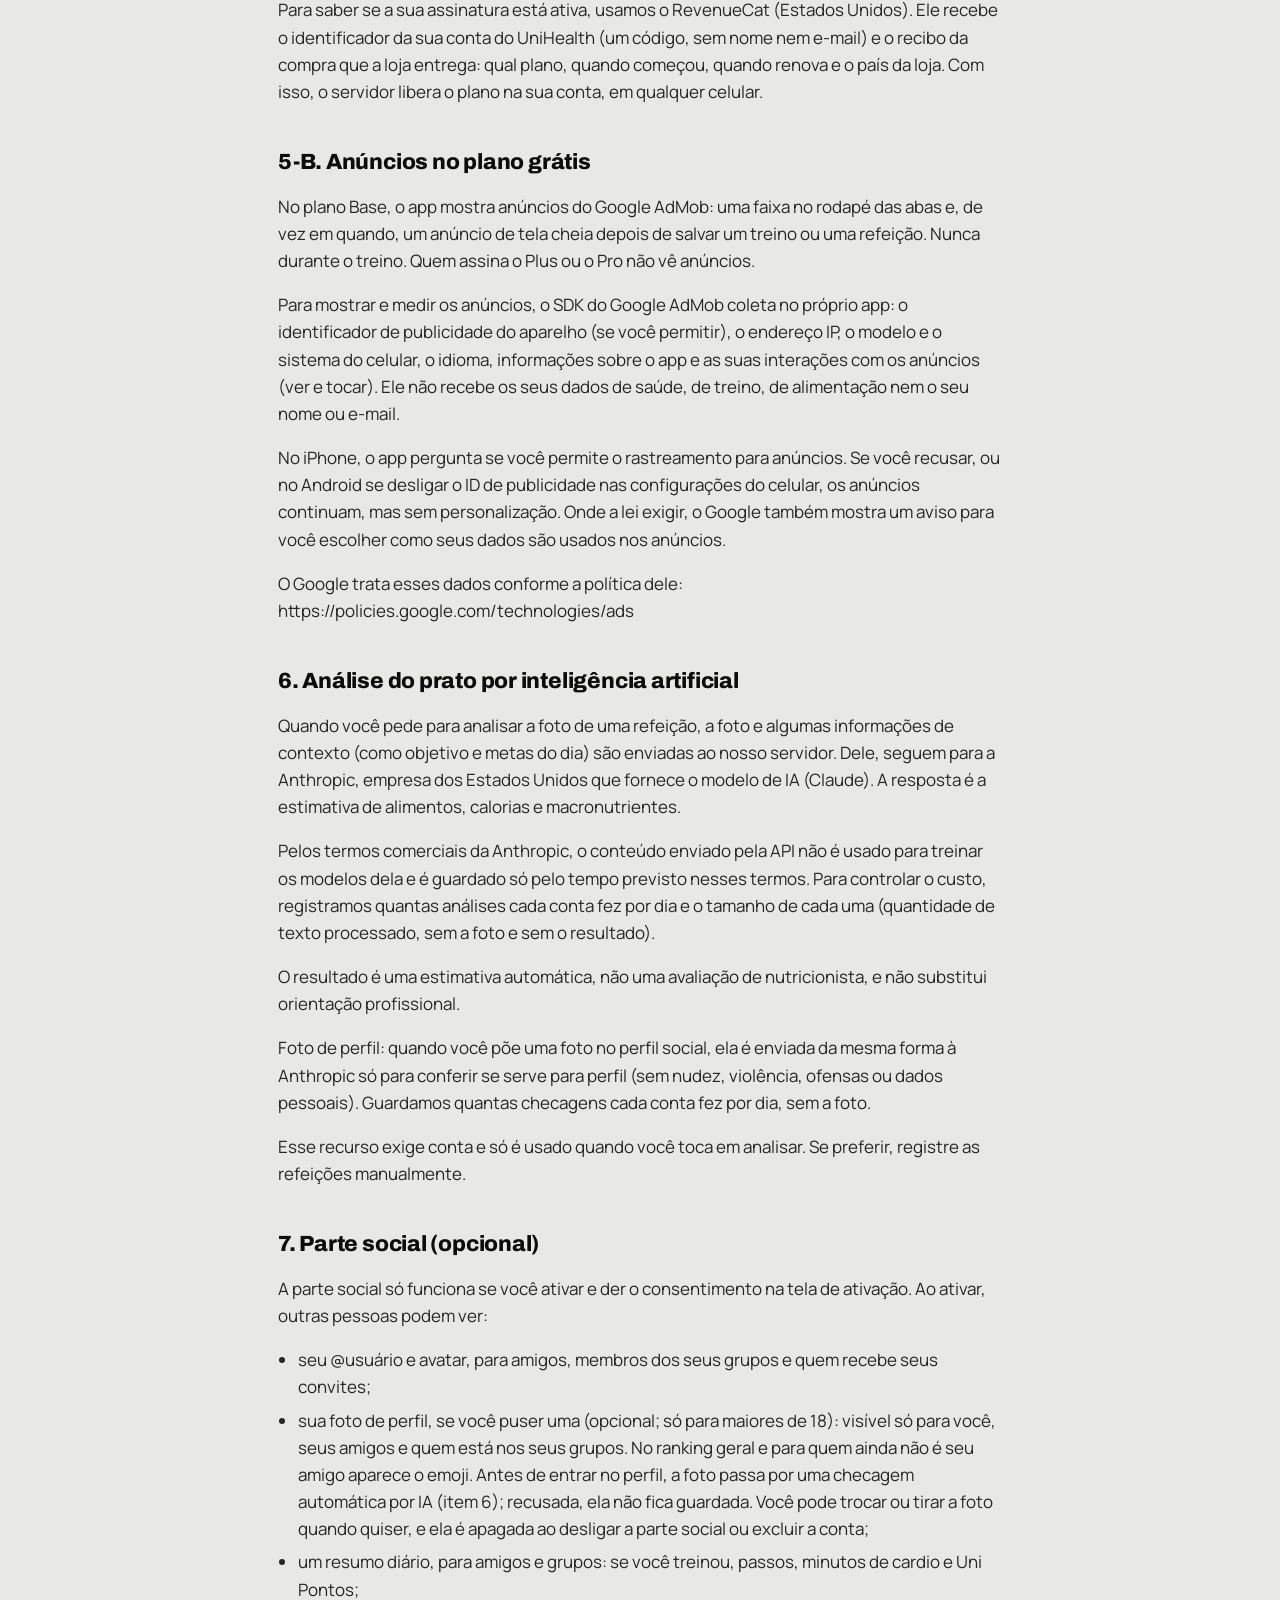
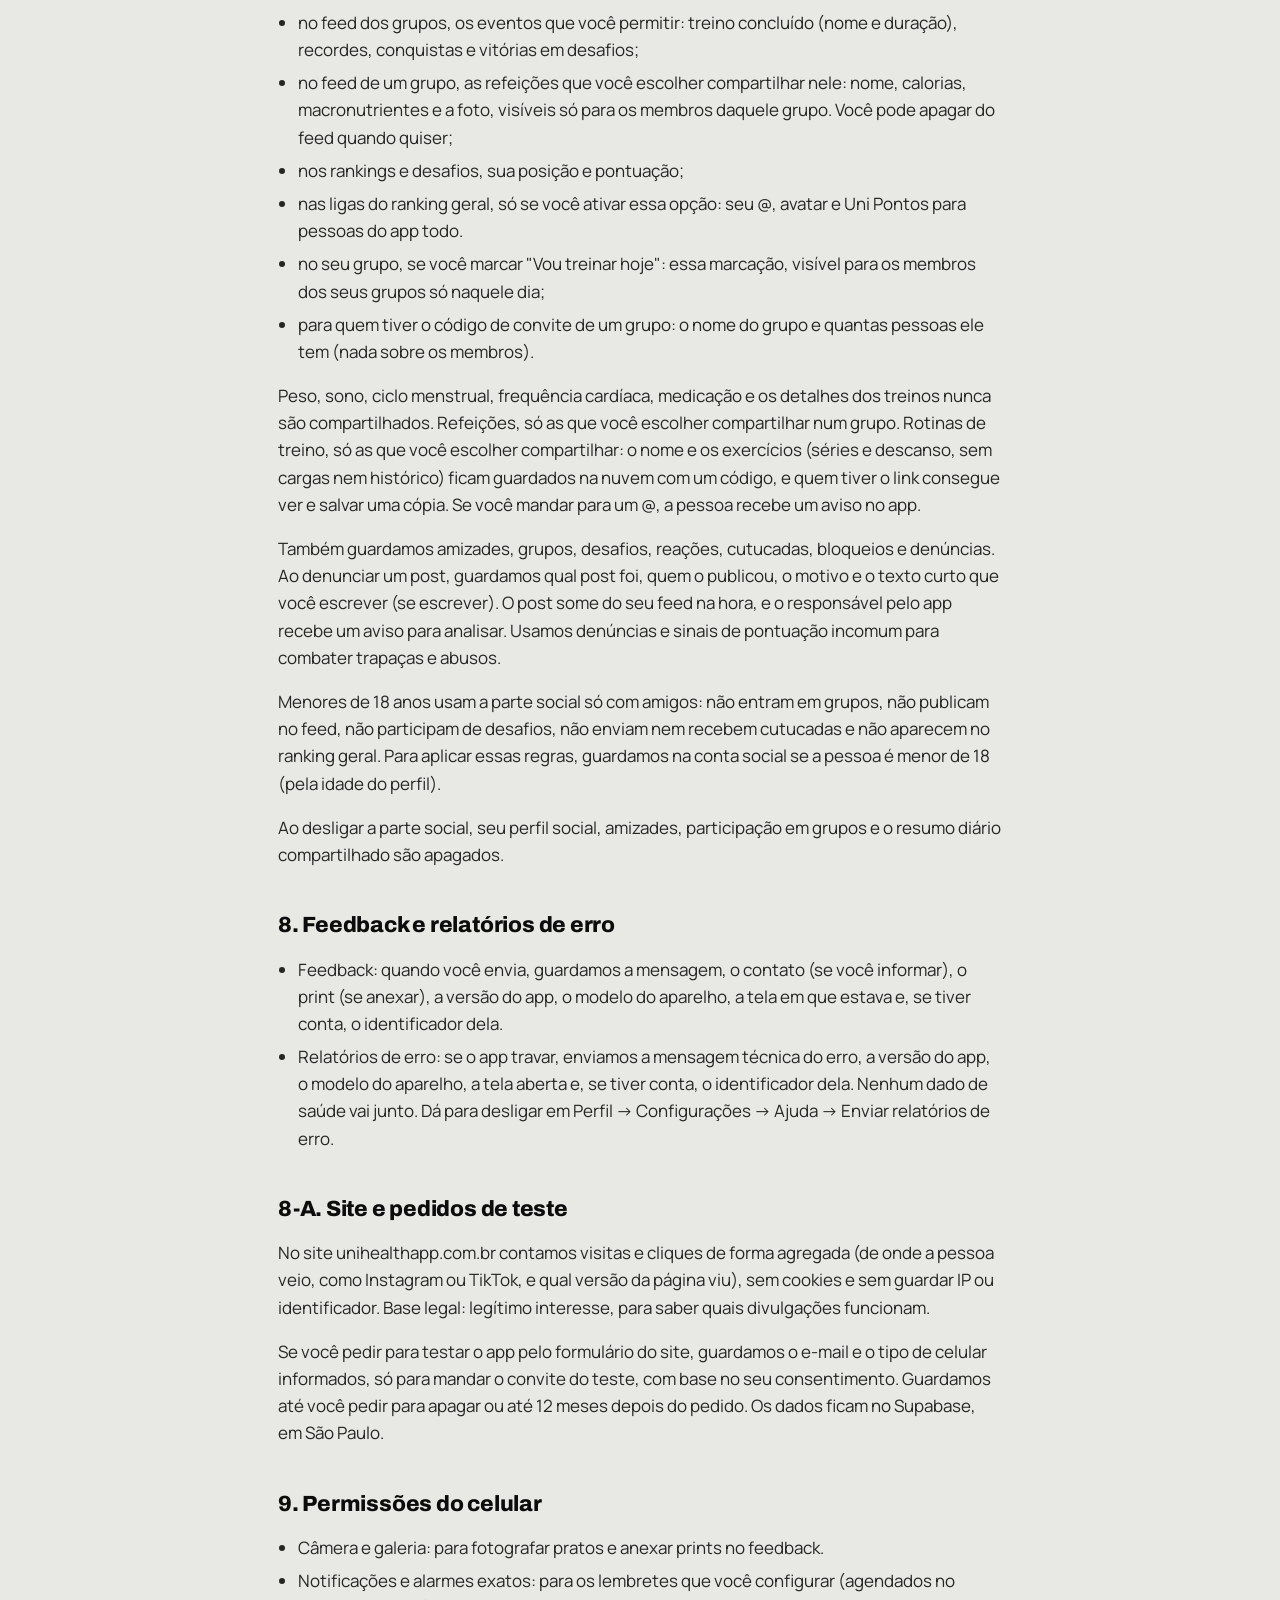
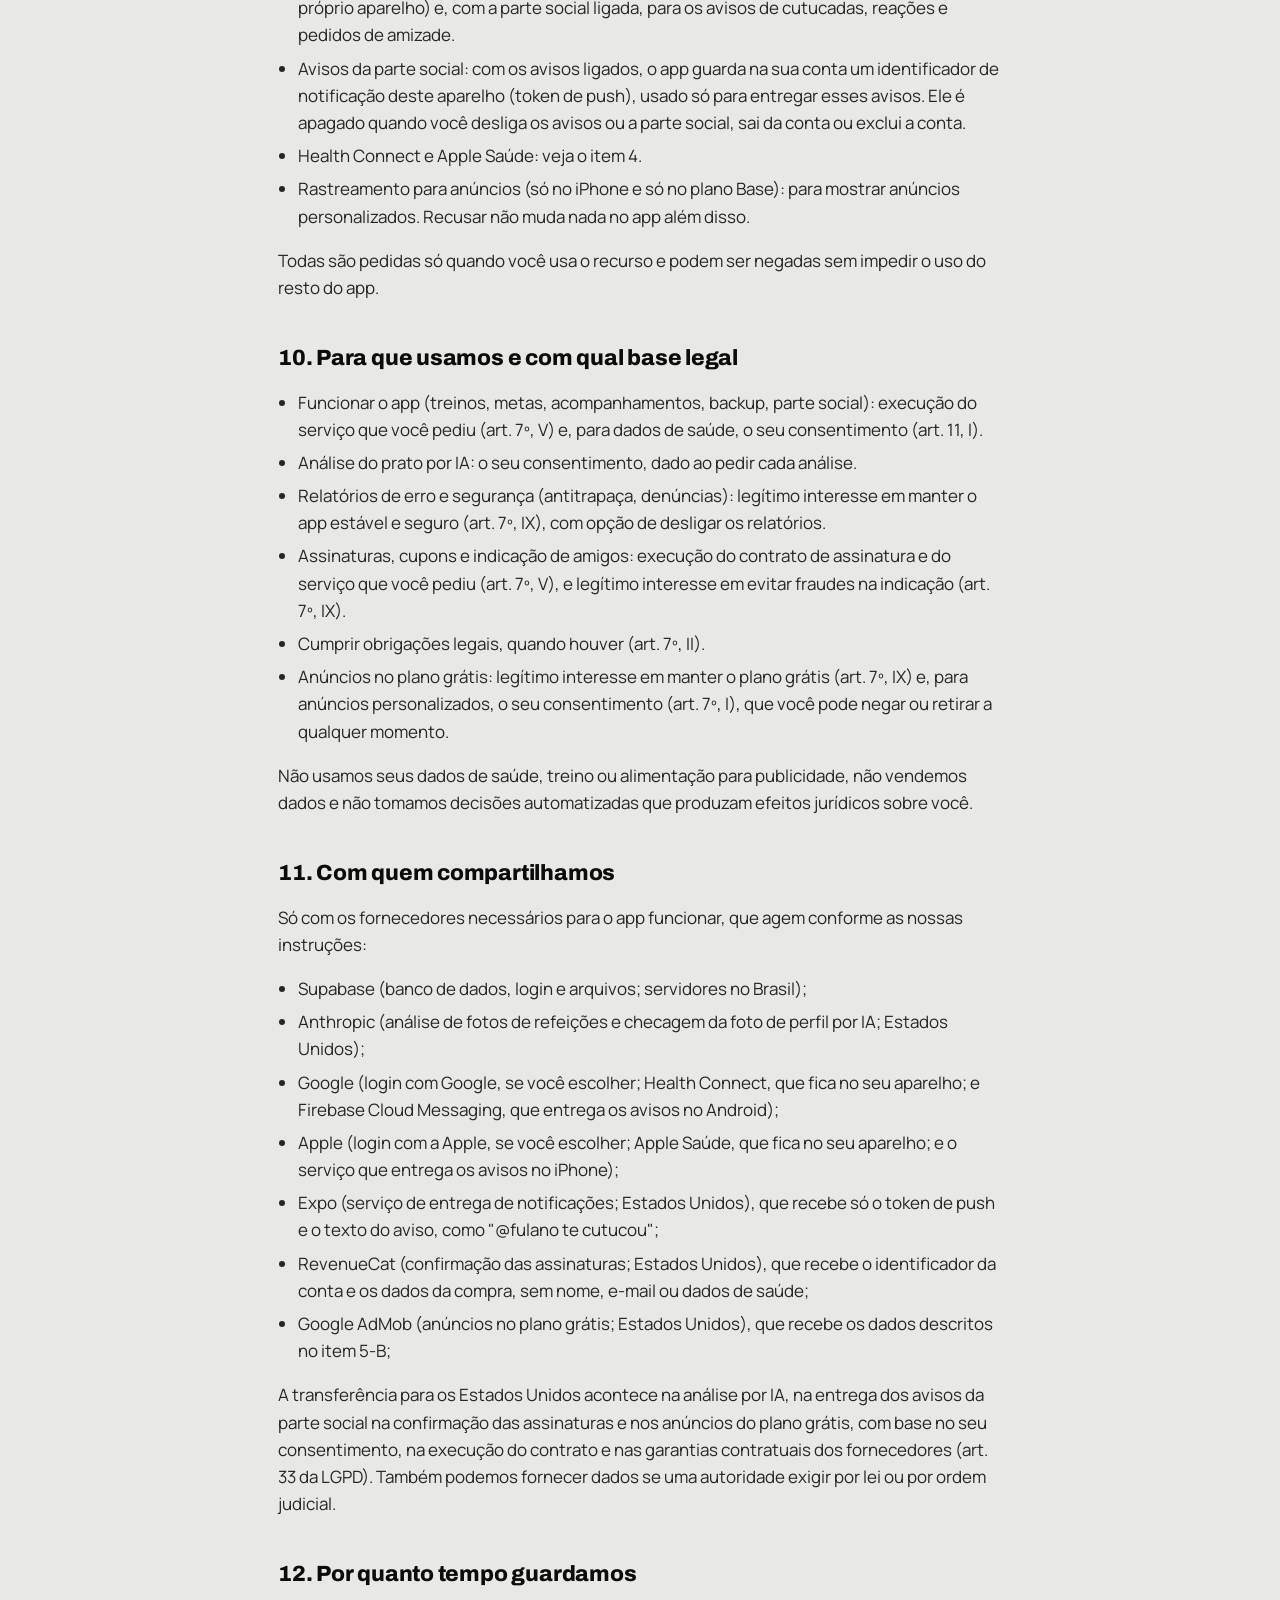
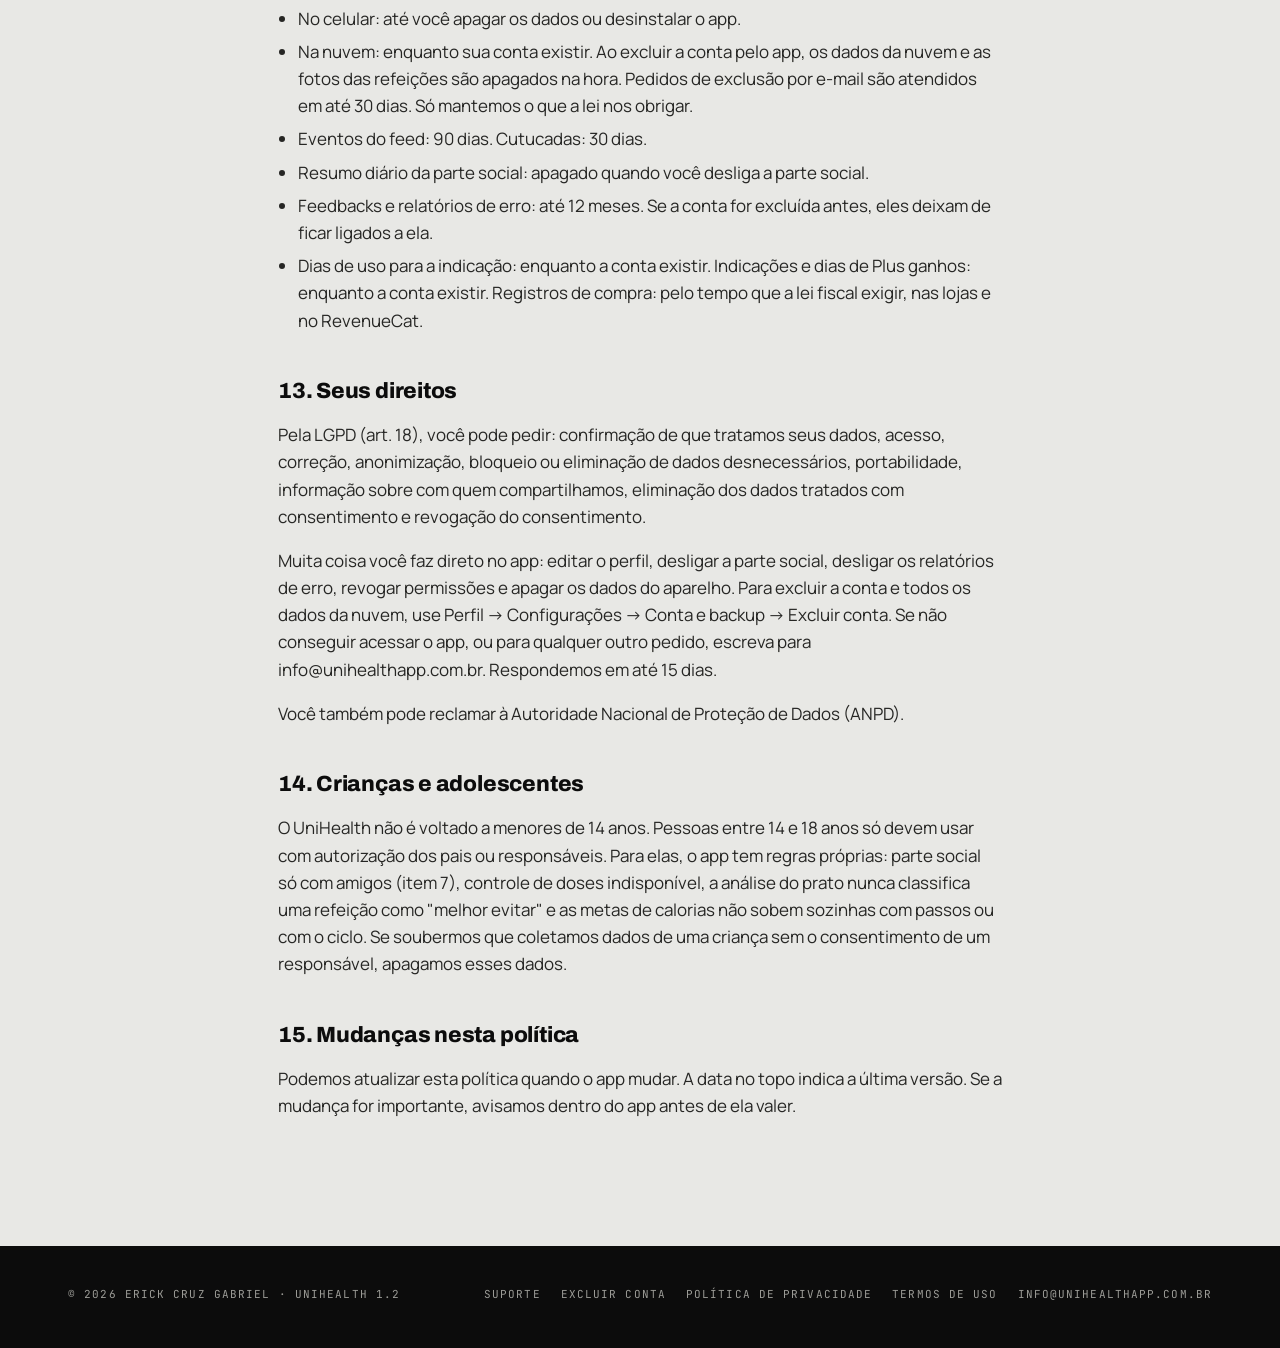
<file: privacidade.html>
<!doctype html>
<html lang="pt-BR">
<head>
<meta charset="utf-8">
<meta name="viewport" content="width=device-width, initial-scale=1">
<title>Política de Privacidade · UniHealth</title>
<meta name="description" content="Política de Privacidade do aplicativo UniHealth.">
<meta name="theme-color" content="#e8e8e5">
<link rel="icon" type="image/png" href="/assets/favicon.png">
<link rel="apple-touch-icon" href="/assets/icon.png">
<meta property="og:type" content="website">
<meta property="og:title" content="Política de Privacidade · UniHealth">
<meta property="og:description" content="Política de Privacidade do aplicativo UniHealth.">
<meta property="og:image" content="https://unihealthapp.com.br/assets/icon.png">
<meta property="og:url" content="https://unihealthapp.com.br/privacidade.html">
<link rel="preconnect" href="https://fonts.googleapis.com">
<link rel="preconnect" href="https://fonts.gstatic.com" crossorigin>
<link href="https://fonts.googleapis.com/css2?family=Archivo:wdth,wght@62..125,700..900&family=JetBrains+Mono:wght@500&family=Manrope:wght@400;500;700&display=swap" rel="stylesheet">
<link rel="stylesheet" href="/assets/style.css?v=2f9ce278">
</head>
<body>
<header class="nav">
  <div class="wrap">
    <a class="brand" href="/"><img src="/assets/icon.png" alt="">UniHealth</a>
    <nav class="nav-links" aria-label="Principal">
      <a href="/#recursos" class="hide-sm">Recursos</a>
      <a href="/#planos" class="hide-sm">Planos</a>
      <a href="/suporte.html">Suporte</a>
      <a href="/privacidade.html" class="hide-sm" aria-current="page">Privacidade</a>
    </nav>
  </div>
</header>
<main>

<div class="doc">
  <div class="wrap">
    <h1>Política de Privacidade</h1>
    <p class="updated">Última atualização: 11 de novembro de 2026</p>
    <p>Esta política explica quais dados o UniHealth usa, para quê, com quem eles são compartilhados e como você controla tudo isso. Ela segue a Lei Geral de Proteção de Dados (LGPD, Lei nº 13.709/2018).</p><p>Resumo: o UniHealth funciona sem conta e, nesse caso, seus dados ficam só no seu celular. Não vendemos dados. No plano grátis (Base) o app mostra anúncios do Google AdMob; nos planos pagos (Plus e Pro), não. Seus dados de saúde nunca são usados para anúncios.</p>
    <h2>1. Quem é o responsável</h2>
<p>O controlador dos dados é Erick Cruz Gabriel, responsável pelo aplicativo UniHealth. Para qualquer assunto sobre privacidade, inclusive para exercer seus direitos, escreva para info@unihealthapp.com.br.</p>
<h2>2. Dados que ficam no seu celular</h2>
<p>Para montar treinos, metas e acompanhamentos, o app guarda no próprio aparelho:</p><ul><li>Perfil: nome, sexo, idade, peso, altura, objetivo, nível, dias de treino e nível de atividade.</li><li>Treinos: séries, cargas, repetições, recordes, rotinas, testes funcionais e conquistas.</li><li>Alimentação: refeições, fotos dos pratos, calorias e macronutrientes estimados, água e alimentos favoritos.</li><li>Sono, passos, cardio e pesagens.</li><li>Ciclo menstrual (se você ativar): datas das menstruações, sintomas e as informações do ciclo que você informar, como uso de anticoncepcional hormonal ou menopausa.</li><li>Vida Ativa 50+ (se você tiver 50 anos ou mais): limitações físicas, local e equipamentos de treino e respostas de conforto e esforço.</li><li>Controle de doses (se você ativar, só para maiores de 18): as aplicações de medicação que você registrar (medicamento, dose, data, horário, local da aplicação e anotações) e o lembrete que você configurar.</li><li>Preferências: tema, lembretes e configurações.</li></ul><p>Sem conta, esses dados não saem do aparelho, com as exceções descritas nos itens 5 a 7. Ao desinstalar o app ou tocar em Perfil → Configurações → Apagar todos os dados, eles são apagados do celular.</p>
<h2>3. Dados de saúde (dados sensíveis)</h2>
<p>Peso, alimentação, sono, frequência cardíaca, ciclo menstrual, uso de medicação, limitações físicas e informações parecidas são dados pessoais sensíveis pela LGPD. Só os tratamos com o seu consentimento, que você dá ao preencher cada recurso e ao conceder as permissões do celular. Esses recursos são opcionais: você pode deixar de usá-los e revogar as permissões a qualquer momento.</p><p>Peso e ciclo menstrual pedem um consentimento específico: o do peso no cadastro (ou ao importar pesagens), o do ciclo na hora de ativar. Guardamos a data em que você deu cada um. Sem o consentimento do ciclo, nenhum dado do ciclo é registrado. Você pode desligar o ciclo quando quiser, na própria tela do ciclo, e escolher apagar os registros.</p><p>Controle de doses: o recurso é opcional e pede um consentimento específico na hora de ativar. O UniHealth só registra o que você informa e lembra no dia que você escolher; não orienta sobre medicamentos, doses ou ajustes. Esses registros não aparecem na parte social, não vão para a análise de pratos por IA e são apagados quando você desliga o controle.</p>
<h2>4. Health Connect e Apple Saúde</h2>
<p>Se você conectar o Health Connect (Android) ou o Apple Saúde (iPhone, que reúne os dados do Apple Watch), em Treinos → Cardio e passos ou no Perfil, o UniHealth pede permissão apenas para LER. No Health Connect: passos, sessões de exercício, sono, calorias ativas, hidratação e peso. No Apple Saúde, além desses: distância, frequência cardíaca, frequência cardíaca em repouso, variabilidade da frequência cardíaca, saturação de oxigênio e VO2 máx. O app não grava nada no Health Connect nem no Apple Saúde.</p><p>Esses dados servem só para mostrar seu dia, ajustar metas e calcular recuperação e Uni Pontos. Eles não são usados para publicidade, não são vendidos e não são repassados a terceiros, exceto para guardar o seu backup (item 5) quando você tem conta.</p><p>O uso de informações recebidas do Health Connect segue a Política de Permissões do Health Connect, incluindo os requisitos de Uso Limitado. Os dados do Apple Saúde (HealthKit) seguem as regras da Apple: não são usados para publicidade nem repassados a terceiros para esse fim.</p><p>Você pode retirar as permissões quando quiser: no Android, nas configurações do Health Connect; no iPhone, no app Saúde (sua foto → Apps → UniHealth).</p>
<h2>5. Conta e backup na nuvem (opcional)</h2>
<p>Se você criar uma conta, por e-mail e senha, com o Google ou com a Apple, os dados do item 2 passam a ser guardados também na nuvem. Assim você não perde nada ao trocar de celular.</p><ul><li>Usamos o Supabase como provedor de banco de dados, login e armazenamento de arquivos. Os servidores ficam em São Paulo (Brasil).</li><li>Com e-mail, guardamos o seu e-mail. A senha é armazenada de forma criptografada (hash) pelo provedor e nunca fica visível para nós.</li><li>Com o Google, recebemos do Google o seu nome, e-mail e foto de perfil, conforme as permissões mostradas na tela de login.</li></ul><p>Com a Apple (no iPhone), recebemos da Apple o seu nome e o seu e-mail, ou um e-mail de repasse da Apple se você escolher ocultá-lo. Guardamos um código de acesso da Apple só para cancelá-lo quando você excluir a conta.</p><ul><li>As fotos das refeições ficam numa pasta privada, que só a sua conta acessa.</li></ul><p>Os dados são protegidos por conexão criptografada (HTTPS) e por regras de acesso no banco: cada pessoa só lê e altera os próprios dados.</p><p>Com conta, o servidor também guarda o seu plano (Base, Plus ou Pro) e até quando ele vale, o seu código de indicação, quem você indicou ou quem te indicou e os dias em que você usou o app (só a data, para a indicação valer). Isso não inclui o que você fez no app nesses dias.</p>
<h2>5-A. Assinaturas</h2>
<p>Quando você assina o Plus ou o Pro, o pagamento é feito pela App Store ou pela Google Play. Nós não recebemos o número do seu cartão nem os seus dados de pagamento.</p><p>Para saber se a sua assinatura está ativa, usamos o RevenueCat (Estados Unidos). Ele recebe o identificador da sua conta do UniHealth (um código, sem nome nem e-mail) e o recibo da compra que a loja entrega: qual plano, quando começou, quando renova e o país da loja. Com isso, o servidor libera o plano na sua conta, em qualquer celular.</p>
<h2>5-B. Anúncios no plano grátis</h2>
<p>No plano Base, o app mostra anúncios do Google AdMob: uma faixa no rodapé das abas e, de vez em quando, um anúncio de tela cheia depois de salvar um treino ou uma refeição. Nunca durante o treino. Quem assina o Plus ou o Pro não vê anúncios.</p><p>Para mostrar e medir os anúncios, o SDK do Google AdMob coleta no próprio app: o identificador de publicidade do aparelho (se você permitir), o endereço IP, o modelo e o sistema do celular, o idioma, informações sobre o app e as suas interações com os anúncios (ver e tocar). Ele não recebe os seus dados de saúde, de treino, de alimentação nem o seu nome ou e-mail.</p><p>No iPhone, o app pergunta se você permite o rastreamento para anúncios. Se você recusar, ou no Android se desligar o ID de publicidade nas configurações do celular, os anúncios continuam, mas sem personalização. Onde a lei exigir, o Google também mostra um aviso para você escolher como seus dados são usados nos anúncios.</p><p>O Google trata esses dados conforme a política dele: https://policies.google.com/technologies/ads</p>
<h2>6. Análise do prato por inteligência artificial</h2>
<p>Quando você pede para analisar a foto de uma refeição, a foto e algumas informações de contexto (como objetivo e metas do dia) são enviadas ao nosso servidor. Dele, seguem para a Anthropic, empresa dos Estados Unidos que fornece o modelo de IA (Claude). A resposta é a estimativa de alimentos, calorias e macronutrientes.</p><p>Pelos termos comerciais da Anthropic, o conteúdo enviado pela API não é usado para treinar os modelos dela e é guardado só pelo tempo previsto nesses termos. Para controlar o custo, registramos quantas análises cada conta fez por dia e o tamanho de cada uma (quantidade de texto processado, sem a foto e sem o resultado).</p><p>O resultado é uma estimativa automática, não uma avaliação de nutricionista, e não substitui orientação profissional.</p><p>Foto de perfil: quando você põe uma foto no perfil social, ela é enviada da mesma forma à Anthropic só para conferir se serve para perfil (sem nudez, violência, ofensas ou dados pessoais). Guardamos quantas checagens cada conta fez por dia, sem a foto.</p><p>Esse recurso exige conta e só é usado quando você toca em analisar. Se preferir, registre as refeições manualmente.</p>
<h2>7. Parte social (opcional)</h2>
<p>A parte social só funciona se você ativar e der o consentimento na tela de ativação. Ao ativar, outras pessoas podem ver:</p><ul><li>seu @usuário e avatar, para amigos, membros dos seus grupos e quem recebe seus convites;</li><li>sua foto de perfil, se você puser uma (opcional; só para maiores de 18): visível só para você, seus amigos e quem está nos seus grupos. No ranking geral e para quem ainda não é seu amigo aparece o emoji. Antes de entrar no perfil, a foto passa por uma checagem automática por IA (item 6); recusada, ela não fica guardada. Você pode trocar ou tirar a foto quando quiser, e ela é apagada ao desligar a parte social ou excluir a conta;</li><li>um resumo diário, para amigos e grupos: se você treinou, passos, minutos de cardio e Uni Pontos;</li><li>no feed dos grupos, os eventos que você permitir: treino concluído (nome e duração), recordes, conquistas e vitórias em desafios;</li><li>no feed de um grupo, as refeições que você escolher compartilhar nele: nome, calorias, macronutrientes e a foto, visíveis só para os membros daquele grupo. Você pode apagar do feed quando quiser;</li><li>nos rankings e desafios, sua posição e pontuação;</li><li>nas ligas do ranking geral, só se você ativar essa opção: seu @, avatar e Uni Pontos para pessoas do app todo.</li><li>no seu grupo, se você marcar "Vou treinar hoje": essa marcação, visível para os membros dos seus grupos só naquele dia;</li><li>para quem tiver o código de convite de um grupo: o nome do grupo e quantas pessoas ele tem (nada sobre os membros).</li></ul><p>Peso, sono, ciclo menstrual, frequência cardíaca, medicação e os detalhes dos treinos nunca são compartilhados. Refeições, só as que você escolher compartilhar num grupo. Rotinas de treino, só as que você escolher compartilhar: o nome e os exercícios (séries e descanso, sem cargas nem histórico) ficam guardados na nuvem com um código, e quem tiver o link consegue ver e salvar uma cópia. Se você mandar para um @, a pessoa recebe um aviso no app.</p><p>Também guardamos amizades, grupos, desafios, reações, cutucadas, bloqueios e denúncias. Ao denunciar um post, guardamos qual post foi, quem o publicou, o motivo e o texto curto que você escrever (se escrever). O post some do seu feed na hora, e o responsável pelo app recebe um aviso para analisar. Usamos denúncias e sinais de pontuação incomum para combater trapaças e abusos.</p><p>Menores de 18 anos usam a parte social só com amigos: não entram em grupos, não publicam no feed, não participam de desafios, não enviam nem recebem cutucadas e não aparecem no ranking geral. Para aplicar essas regras, guardamos na conta social se a pessoa é menor de 18 (pela idade do perfil).</p><p>Ao desligar a parte social, seu perfil social, amizades, participação em grupos e o resumo diário compartilhado são apagados.</p>
<h2>8. Feedback e relatórios de erro</h2>
<ul><li>Feedback: quando você envia, guardamos a mensagem, o contato (se você informar), o print (se anexar), a versão do app, o modelo do aparelho, a tela em que estava e, se tiver conta, o identificador dela.</li><li>Relatórios de erro: se o app travar, enviamos a mensagem técnica do erro, a versão do app, o modelo do aparelho, a tela aberta e, se tiver conta, o identificador dela. Nenhum dado de saúde vai junto. Dá para desligar em Perfil → Configurações → Ajuda → Enviar relatórios de erro.</li></ul>
<h2>8-A. Site e pedidos de teste</h2>
<p>No site unihealthapp.com.br contamos visitas e cliques de forma agregada (de onde a pessoa veio, como Instagram ou TikTok, e qual versão da página viu), sem cookies e sem guardar IP ou identificador. Base legal: legítimo interesse, para saber quais divulgações funcionam.</p><p>Se você pedir para testar o app pelo formulário do site, guardamos o e-mail e o tipo de celular informados, só para mandar o convite do teste, com base no seu consentimento. Guardamos até você pedir para apagar ou até 12 meses depois do pedido. Os dados ficam no Supabase, em São Paulo.</p>
<h2>9. Permissões do celular</h2>
<ul><li>Câmera e galeria: para fotografar pratos e anexar prints no feedback.</li><li>Notificações e alarmes exatos: para os lembretes que você configurar (agendados no próprio aparelho) e, com a parte social ligada, para os avisos de cutucadas, reações e pedidos de amizade.</li><li>Avisos da parte social: com os avisos ligados, o app guarda na sua conta um identificador de notificação deste aparelho (token de push), usado só para entregar esses avisos. Ele é apagado quando você desliga os avisos ou a parte social, sai da conta ou exclui a conta.</li><li>Health Connect e Apple Saúde: veja o item 4.</li><li>Rastreamento para anúncios (só no iPhone e só no plano Base): para mostrar anúncios personalizados. Recusar não muda nada no app além disso.</li></ul><p>Todas são pedidas só quando você usa o recurso e podem ser negadas sem impedir o uso do resto do app.</p>
<h2>10. Para que usamos e com qual base legal</h2>
<ul><li>Funcionar o app (treinos, metas, acompanhamentos, backup, parte social): execução do serviço que você pediu (art. 7º, V) e, para dados de saúde, o seu consentimento (art. 11, I).</li><li>Análise do prato por IA: o seu consentimento, dado ao pedir cada análise.</li><li>Relatórios de erro e segurança (antitrapaça, denúncias): legítimo interesse em manter o app estável e seguro (art. 7º, IX), com opção de desligar os relatórios.</li><li>Assinaturas, cupons e indicação de amigos: execução do contrato de assinatura e do serviço que você pediu (art. 7º, V), e legítimo interesse em evitar fraudes na indicação (art. 7º, IX).</li><li>Cumprir obrigações legais, quando houver (art. 7º, II).</li><li>Anúncios no plano grátis: legítimo interesse em manter o plano grátis (art. 7º, IX) e, para anúncios personalizados, o seu consentimento (art. 7º, I), que você pode negar ou retirar a qualquer momento.</li></ul><p>Não usamos seus dados de saúde, treino ou alimentação para publicidade, não vendemos dados e não tomamos decisões automatizadas que produzam efeitos jurídicos sobre você.</p>
<h2>11. Com quem compartilhamos</h2>
<p>Só com os fornecedores necessários para o app funcionar, que agem conforme as nossas instruções:</p><ul><li>Supabase (banco de dados, login e arquivos; servidores no Brasil);</li><li>Anthropic (análise de fotos de refeições e checagem da foto de perfil por IA; Estados Unidos);</li><li>Google (login com Google, se você escolher; Health Connect, que fica no seu aparelho; e Firebase Cloud Messaging, que entrega os avisos no Android);</li><li>Apple (login com a Apple, se você escolher; Apple Saúde, que fica no seu aparelho; e o serviço que entrega os avisos no iPhone);</li><li>Expo (serviço de entrega de notificações; Estados Unidos), que recebe só o token de push e o texto do aviso, como "@fulano te cutucou";</li><li>RevenueCat (confirmação das assinaturas; Estados Unidos), que recebe o identificador da conta e os dados da compra, sem nome, e-mail ou dados de saúde;</li><li>Google AdMob (anúncios no plano grátis; Estados Unidos), que recebe os dados descritos no item 5-B;</li></ul><p>A transferência para os Estados Unidos acontece na análise por IA, na entrega dos avisos da parte social na confirmação das assinaturas e nos anúncios do plano grátis, com base no seu consentimento, na execução do contrato e nas garantias contratuais dos fornecedores (art. 33 da LGPD). Também podemos fornecer dados se uma autoridade exigir por lei ou por ordem judicial.</p>
<h2>12. Por quanto tempo guardamos</h2>
<ul><li>No celular: até você apagar os dados ou desinstalar o app.</li><li>Na nuvem: enquanto sua conta existir. Ao excluir a conta pelo app, os dados da nuvem e as fotos das refeições são apagados na hora. Pedidos de exclusão por e-mail são atendidos em até 30 dias. Só mantemos o que a lei nos obrigar.</li><li>Eventos do feed: 90 dias. Cutucadas: 30 dias.</li><li>Resumo diário da parte social: apagado quando você desliga a parte social.</li><li>Feedbacks e relatórios de erro: até 12 meses. Se a conta for excluída antes, eles deixam de ficar ligados a ela.</li><li>Dias de uso para a indicação: enquanto a conta existir. Indicações e dias de Plus ganhos: enquanto a conta existir. Registros de compra: pelo tempo que a lei fiscal exigir, nas lojas e no RevenueCat.</li></ul>
<h2>13. Seus direitos</h2>
<p>Pela LGPD (art. 18), você pode pedir: confirmação de que tratamos seus dados, acesso, correção, anonimização, bloqueio ou eliminação de dados desnecessários, portabilidade, informação sobre com quem compartilhamos, eliminação dos dados tratados com consentimento e revogação do consentimento.</p><p>Muita coisa você faz direto no app: editar o perfil, desligar a parte social, desligar os relatórios de erro, revogar permissões e apagar os dados do aparelho. Para excluir a conta e todos os dados da nuvem, use Perfil → Configurações → Conta e backup → Excluir conta. Se não conseguir acessar o app, ou para qualquer outro pedido, escreva para info@unihealthapp.com.br. Respondemos em até 15 dias.</p><p>Você também pode reclamar à Autoridade Nacional de Proteção de Dados (ANPD).</p>
<h2>14. Crianças e adolescentes</h2>
<p>O UniHealth não é voltado a menores de 14 anos. Pessoas entre 14 e 18 anos só devem usar com autorização dos pais ou responsáveis. Para elas, o app tem regras próprias: parte social só com amigos (item 7), controle de doses indisponível, a análise do prato nunca classifica uma refeição como "melhor evitar" e as metas de calorias não sobem sozinhas com passos ou com o ciclo. Se soubermos que coletamos dados de uma criança sem o consentimento de um responsável, apagamos esses dados.</p>
<h2>15. Mudanças nesta política</h2>
<p>Podemos atualizar esta política quando o app mudar. A data no topo indica a última versão. Se a mudança for importante, avisamos dentro do app antes de ela valer.</p>
  </div>
</div>
</main>
<footer>
  <div class="wrap">
    <span>© 2026 Erick Cruz Gabriel · UniHealth 1.2</span>
    <nav aria-label="Rodapé">
      <a href="/suporte.html">Suporte</a>
      <a href="/excluir-conta.html">Excluir conta</a>
      <a href="/privacidade.html">Política de Privacidade</a>
      <a href="/termos.html">Termos de Uso</a>
      <a href="mailto:info@unihealthapp.com.br">info@unihealthapp.com.br</a>
    </nav>
  </div>
</footer>
</body>
</html>
</file>
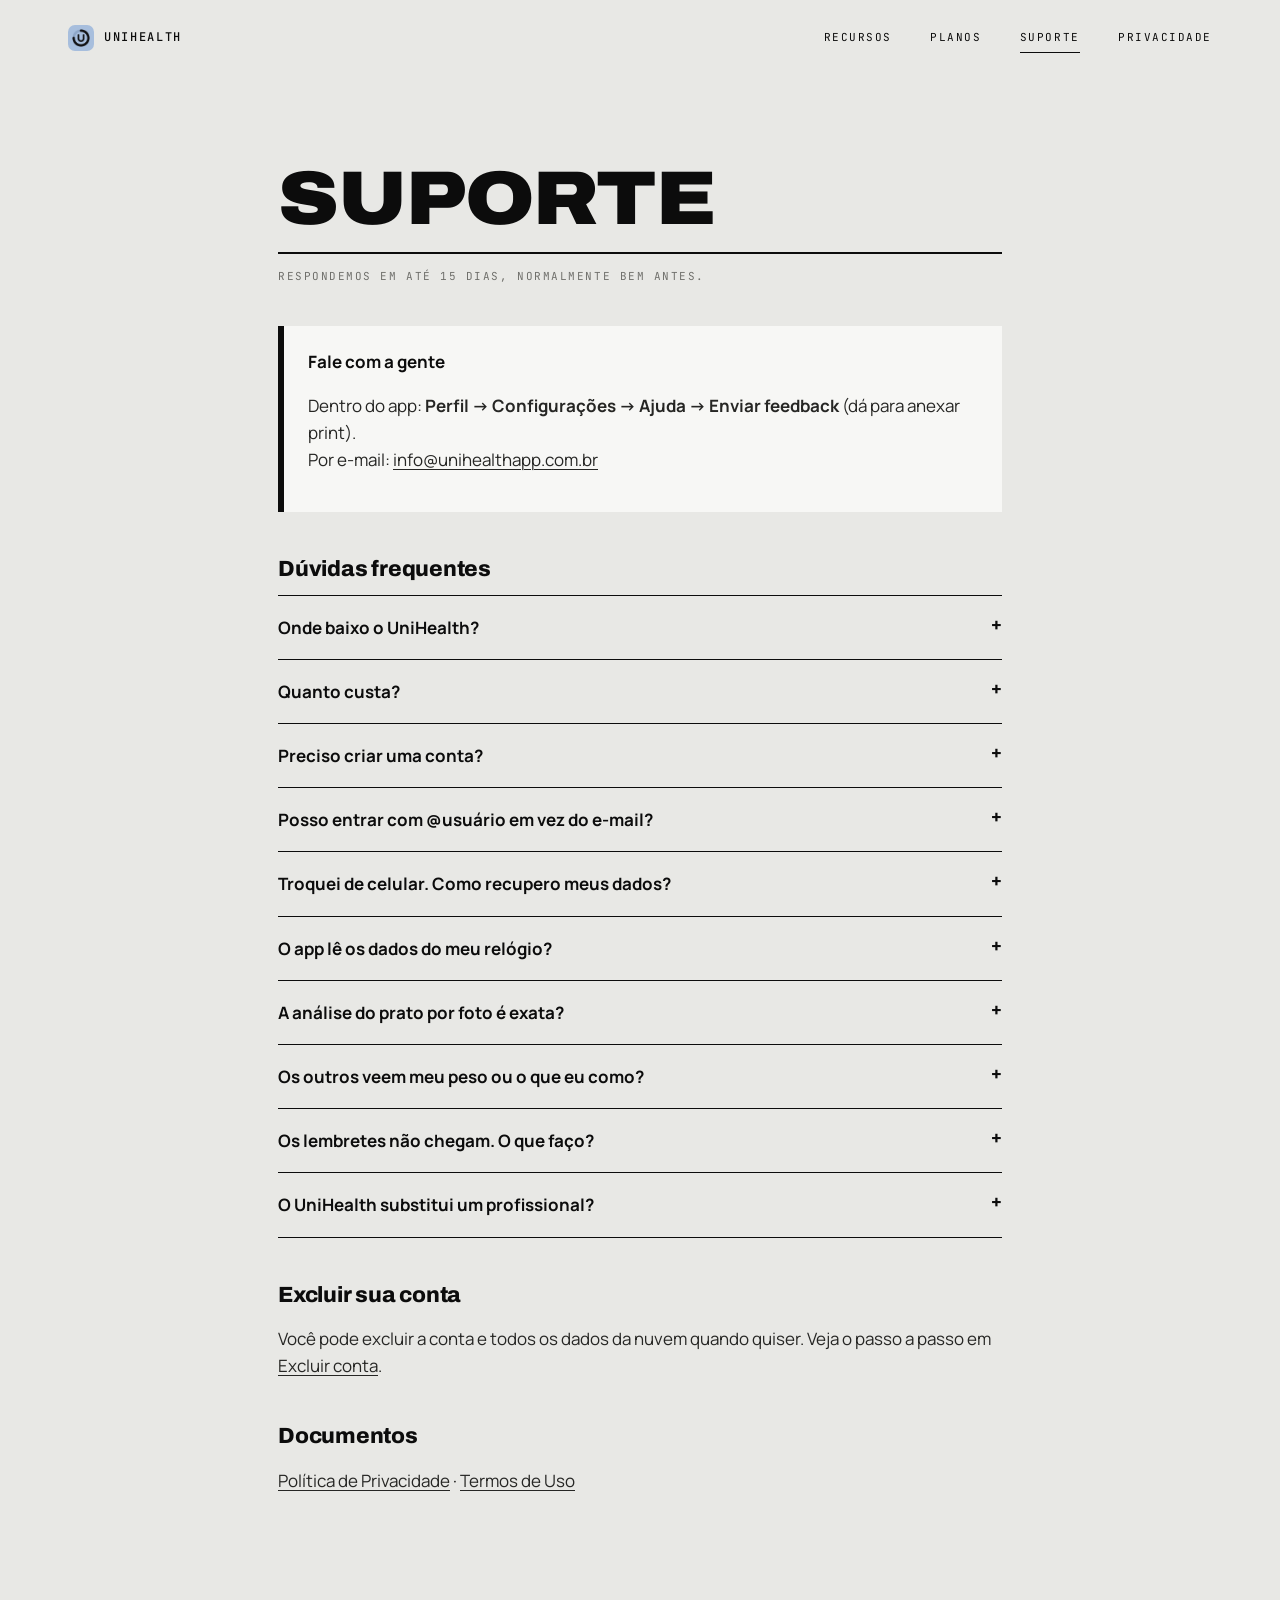
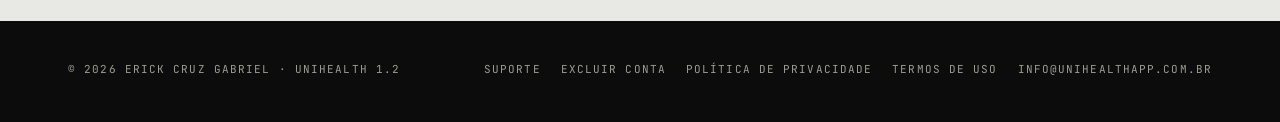
<file: suporte.html>
<!doctype html>
<html lang="pt-BR">
<head>
<meta charset="utf-8">
<meta name="viewport" content="width=device-width, initial-scale=1">
<title>Suporte · UniHealth</title>
<meta name="description" content="Dúvidas frequentes, contato e como excluir sua conta do UniHealth.">
<meta name="theme-color" content="#e8e8e5">
<link rel="icon" type="image/png" href="/assets/favicon.png">
<link rel="apple-touch-icon" href="/assets/icon.png">
<meta property="og:type" content="website">
<meta property="og:title" content="Suporte · UniHealth">
<meta property="og:description" content="Dúvidas frequentes, contato e como excluir sua conta do UniHealth.">
<meta property="og:image" content="https://unihealthapp.com.br/assets/icon.png">
<meta property="og:url" content="https://unihealthapp.com.br/suporte.html">
<link rel="preconnect" href="https://fonts.googleapis.com">
<link rel="preconnect" href="https://fonts.gstatic.com" crossorigin>
<link href="https://fonts.googleapis.com/css2?family=Archivo:wdth,wght@62..125,700..900&family=JetBrains+Mono:wght@500&family=Manrope:wght@400;500;700&display=swap" rel="stylesheet">
<link rel="stylesheet" href="/assets/style.css?v=2f9ce278">
</head>
<body>
<header class="nav">
  <div class="wrap">
    <a class="brand" href="/"><img src="/assets/icon.png" alt="">UniHealth</a>
    <nav class="nav-links" aria-label="Principal">
      <a href="/#recursos" class="hide-sm">Recursos</a>
      <a href="/#planos" class="hide-sm">Planos</a>
      <a href="/suporte.html" aria-current="page">Suporte</a>
      <a href="/privacidade.html" class="hide-sm">Privacidade</a>
    </nav>
  </div>
</header>
<main>

<div class="doc">
  <div class="wrap">
    <h1>Suporte</h1>
    <p class="updated">Respondemos em até 15 dias, normalmente bem antes.</p>
    <div class="box accent">
      <strong>Fale com a gente</strong>
      <p>Dentro do app: <strong>Perfil → Configurações → Ajuda → Enviar feedback</strong> (dá para anexar print).<br>Por e-mail: <a href="mailto:info@unihealthapp.com.br">info@unihealthapp.com.br</a></p>
    </div>

    <h2>Dúvidas frequentes</h2>
    <details><summary>Onde baixo o UniHealth?</summary><p>É grátis na <a href="https://apps.apple.com/br/app/unihealth/id6821770645">App Store</a> (iPhone) e no <a href="https://play.google.com/store/apps/details?id=com.erickgabriel.unihealth">Google Play</a> (Android). Basta procurar por UniHealth.</p></details>
    <details><summary>Quanto custa?</summary><p>O plano Base é grátis, com anúncios, e tudo o que é de saúde funciona nele. Os planos Plus e Pro tiram os anúncios e liberam mais análises do prato por foto, programas e grupos. O preço aparece na tela Planos, no app, antes de assinar.</p><p>A assinatura é cobrada pela App Store ou pelo Google Play, e você cancela por lá quando quiser.</p></details>
    <details><summary>Preciso criar uma conta?</summary><p>Não. O UniHealth funciona sem conta e os dados ficam só no seu celular. Com conta, você ganha backup na nuvem, acesso em outros aparelhos, a análise de fotos por IA e a parte social.</p></details>
    <details><summary>Posso entrar com @usuário em vez do e-mail?</summary><p>Sim. Na tela de entrar, digite seu e-mail ou seu @usuário e a senha. Também dá para entrar com o Google e, no iPhone, com a Apple.</p></details>
    <details><summary>Troquei de celular. Como recupero meus dados?</summary><p>Instale o app no celular novo e entre com a mesma conta (Perfil → Configurações → Conta e backup). Treinos, refeições, sono e fotos voltam sozinhos.</p></details>
    <details><summary>O app lê os dados do meu relógio?</summary><p>Sim. Em Treinos → Cardio e passos, conecte o Health Connect (Android) ou o Apple Saúde (iPhone) para trazer passos, sono, batimentos e exercícios. O app só lê esses dados.</p></details>
    <details><summary>A análise do prato por foto é exata?</summary><p>É uma estimativa feita por inteligência artificial e pode errar. Confira e ajuste os valores antes de salvar. Ela precisa de conta e tem um limite diário de análises.</p></details>
    <details><summary>Os outros veem meu peso ou o que eu como?</summary><p>Não. Na parte social, que é opcional, só aparece o resumo que você permitir: se treinou, passos, minutos de cardio e Uni Pontos. Peso, refeições, sono, ciclo e batimentos nunca são compartilhados.</p></details>
    <details><summary>Os lembretes não chegam. O que faço?</summary><p>Confira se as notificações do UniHealth estão permitidas nos ajustes do celular. No Android 12 ou mais novo, ligue também "Alarmes e lembretes" para o app (Perfil → Configurações → Lembretes mostra o atalho).</p></details>
    <details><summary>O UniHealth substitui um profissional?</summary><p>Não. O app dá informações gerais e estimativas. Procure um médico, nutricionista ou profissional de educação física antes de mudar sua rotina, principalmente se tiver alguma condição de saúde.</p></details>

    <h2 id="excluir-conta">Excluir sua conta</h2>
    <p>Você pode excluir a conta e todos os dados da nuvem quando quiser. Veja o passo a passo em <a href="/excluir-conta.html">Excluir conta</a>.</p>

    <h2>Documentos</h2>
    <p><a href="/privacidade.html">Política de Privacidade</a> · <a href="/termos.html">Termos de Uso</a></p>
  </div>
</div>
</main>
<footer>
  <div class="wrap">
    <span>© 2026 Erick Cruz Gabriel · UniHealth 1.2</span>
    <nav aria-label="Rodapé">
      <a href="/suporte.html">Suporte</a>
      <a href="/excluir-conta.html">Excluir conta</a>
      <a href="/privacidade.html">Política de Privacidade</a>
      <a href="/termos.html">Termos de Uso</a>
      <a href="mailto:info@unihealthapp.com.br">info@unihealthapp.com.br</a>
    </nav>
  </div>
</footer>
</body>
</html>
</file>
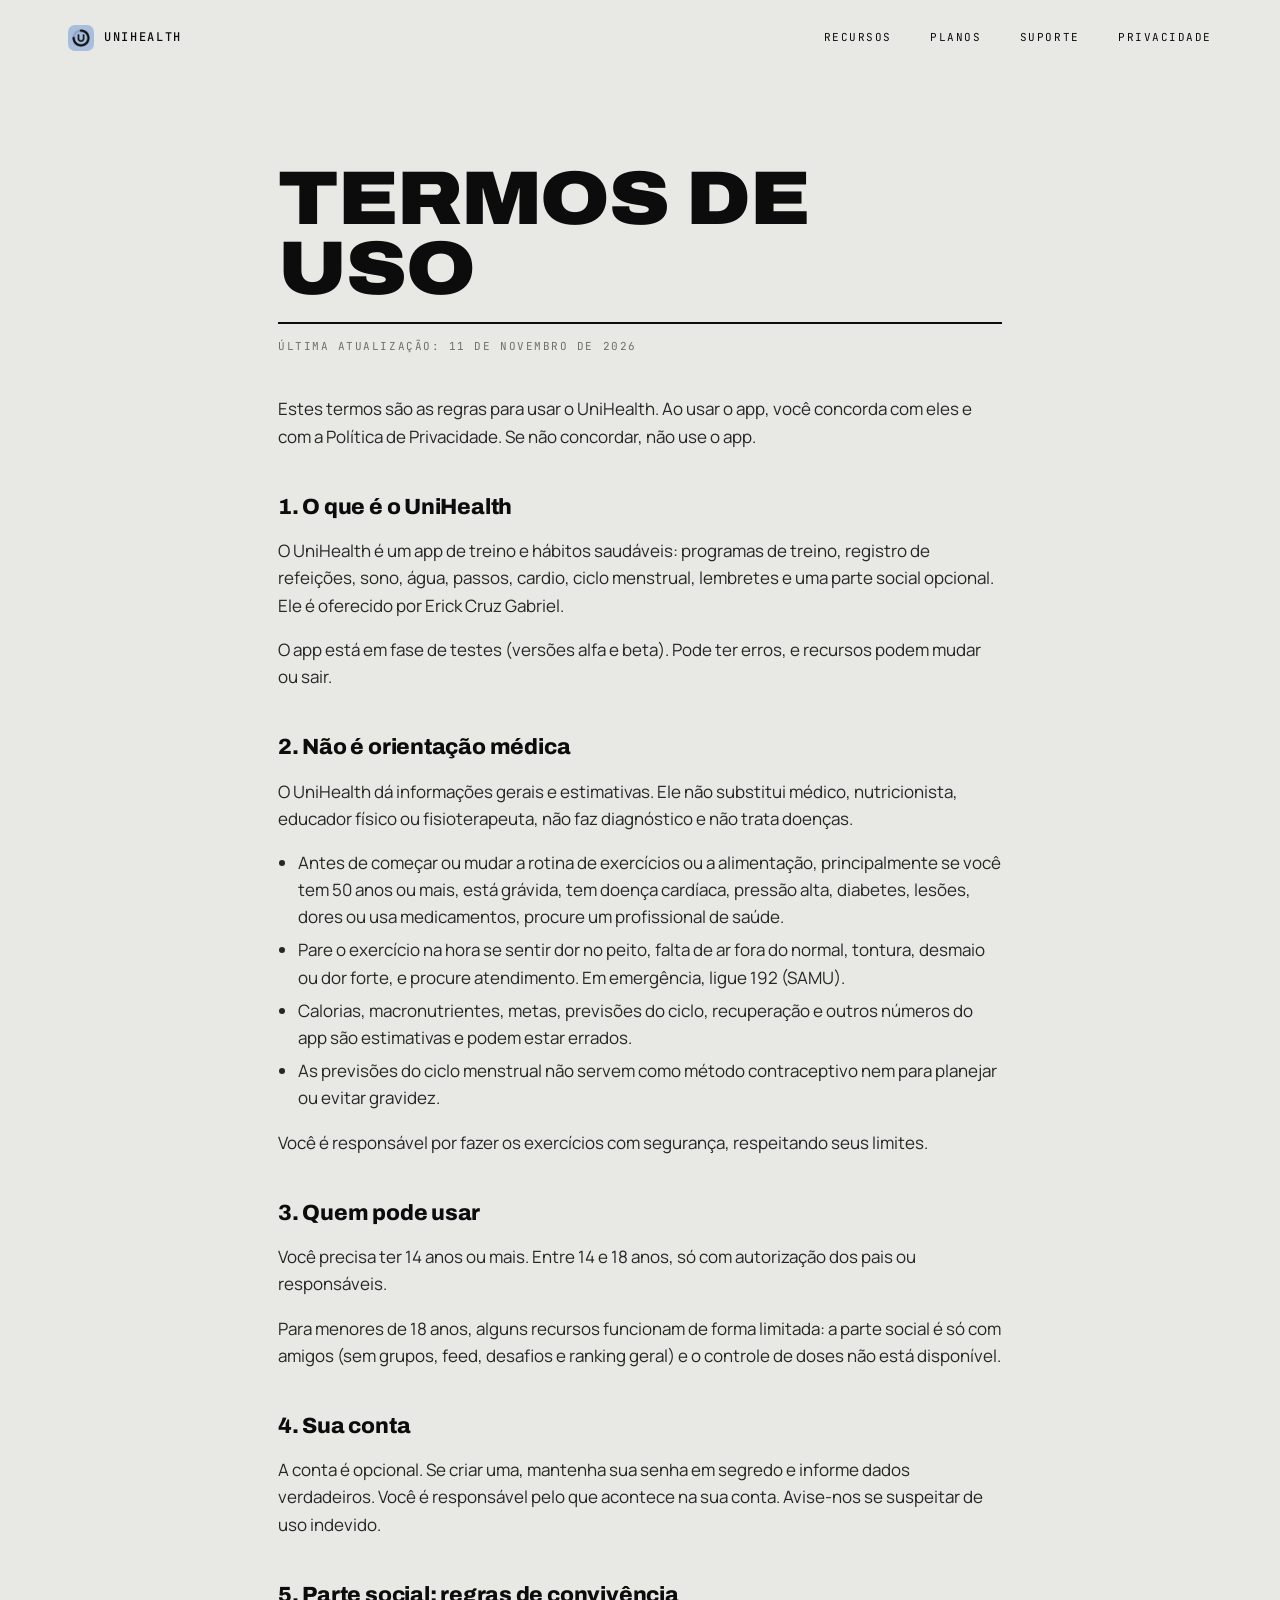
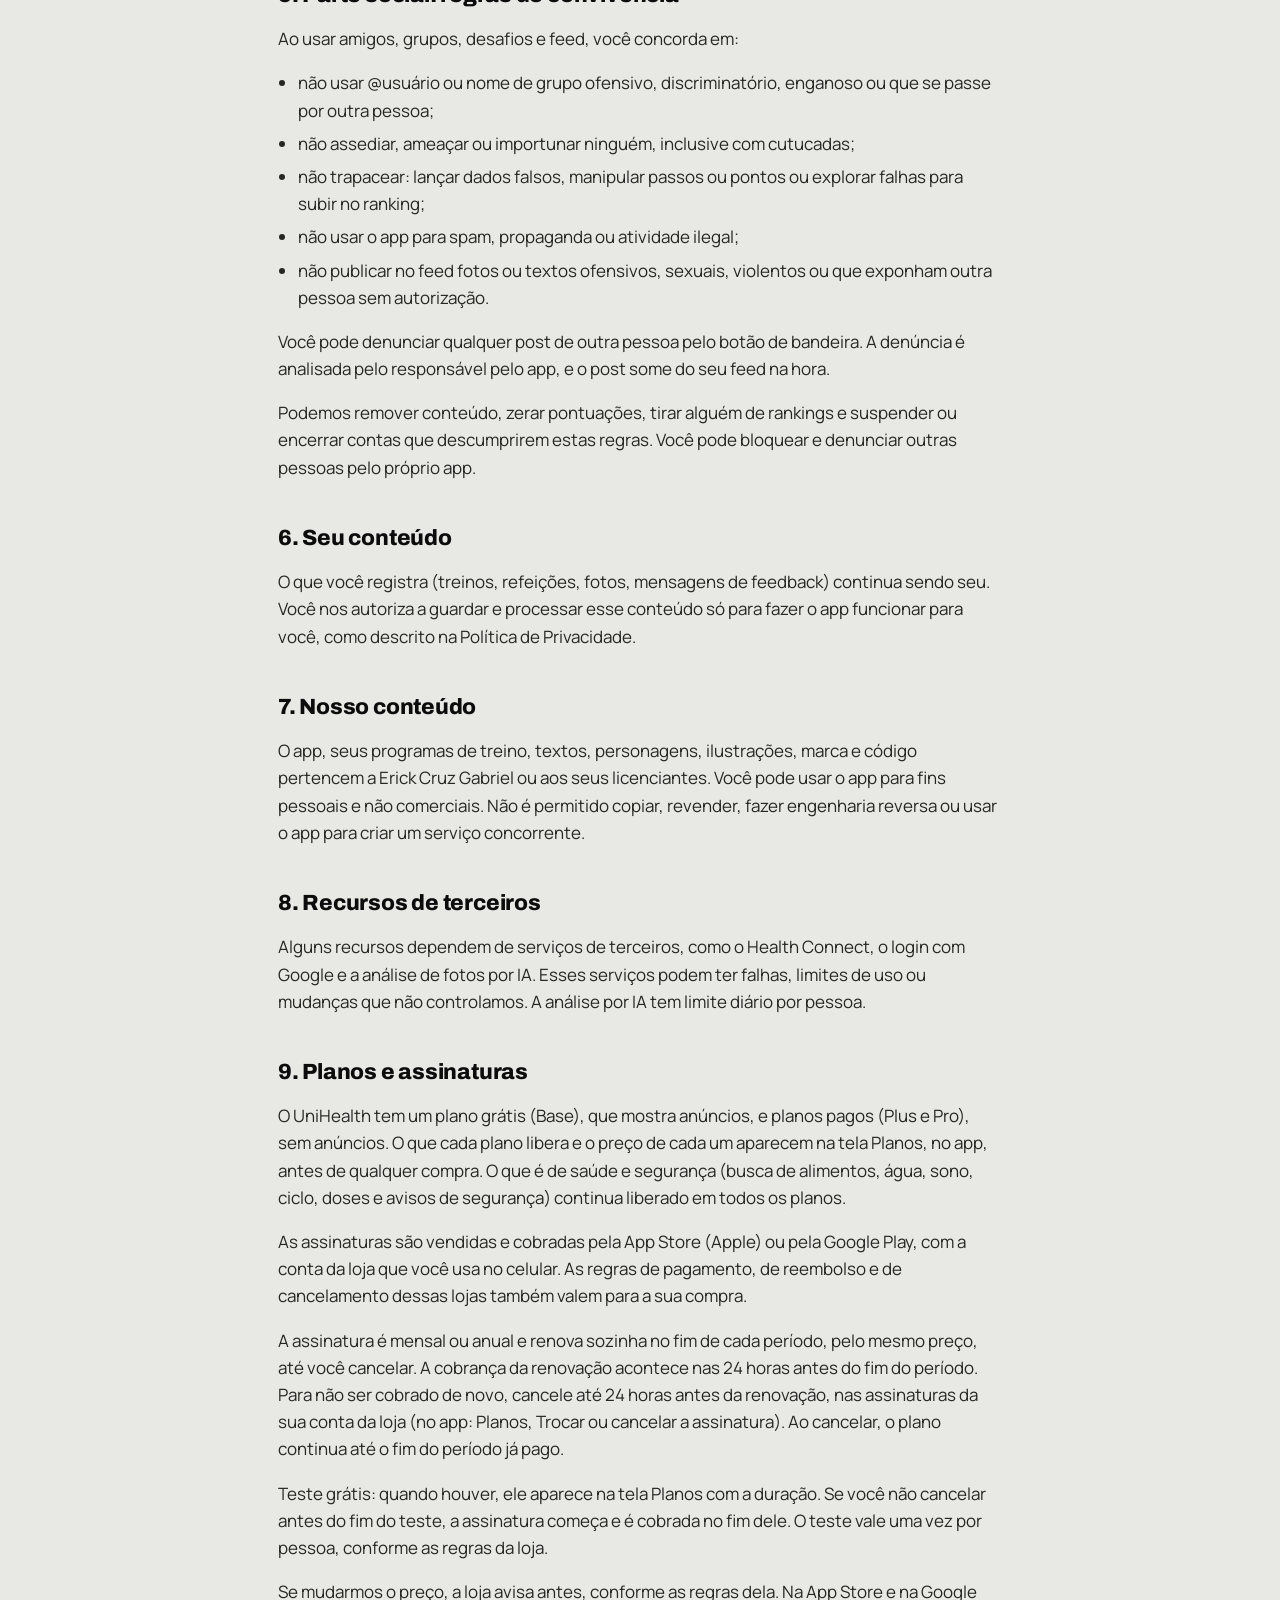
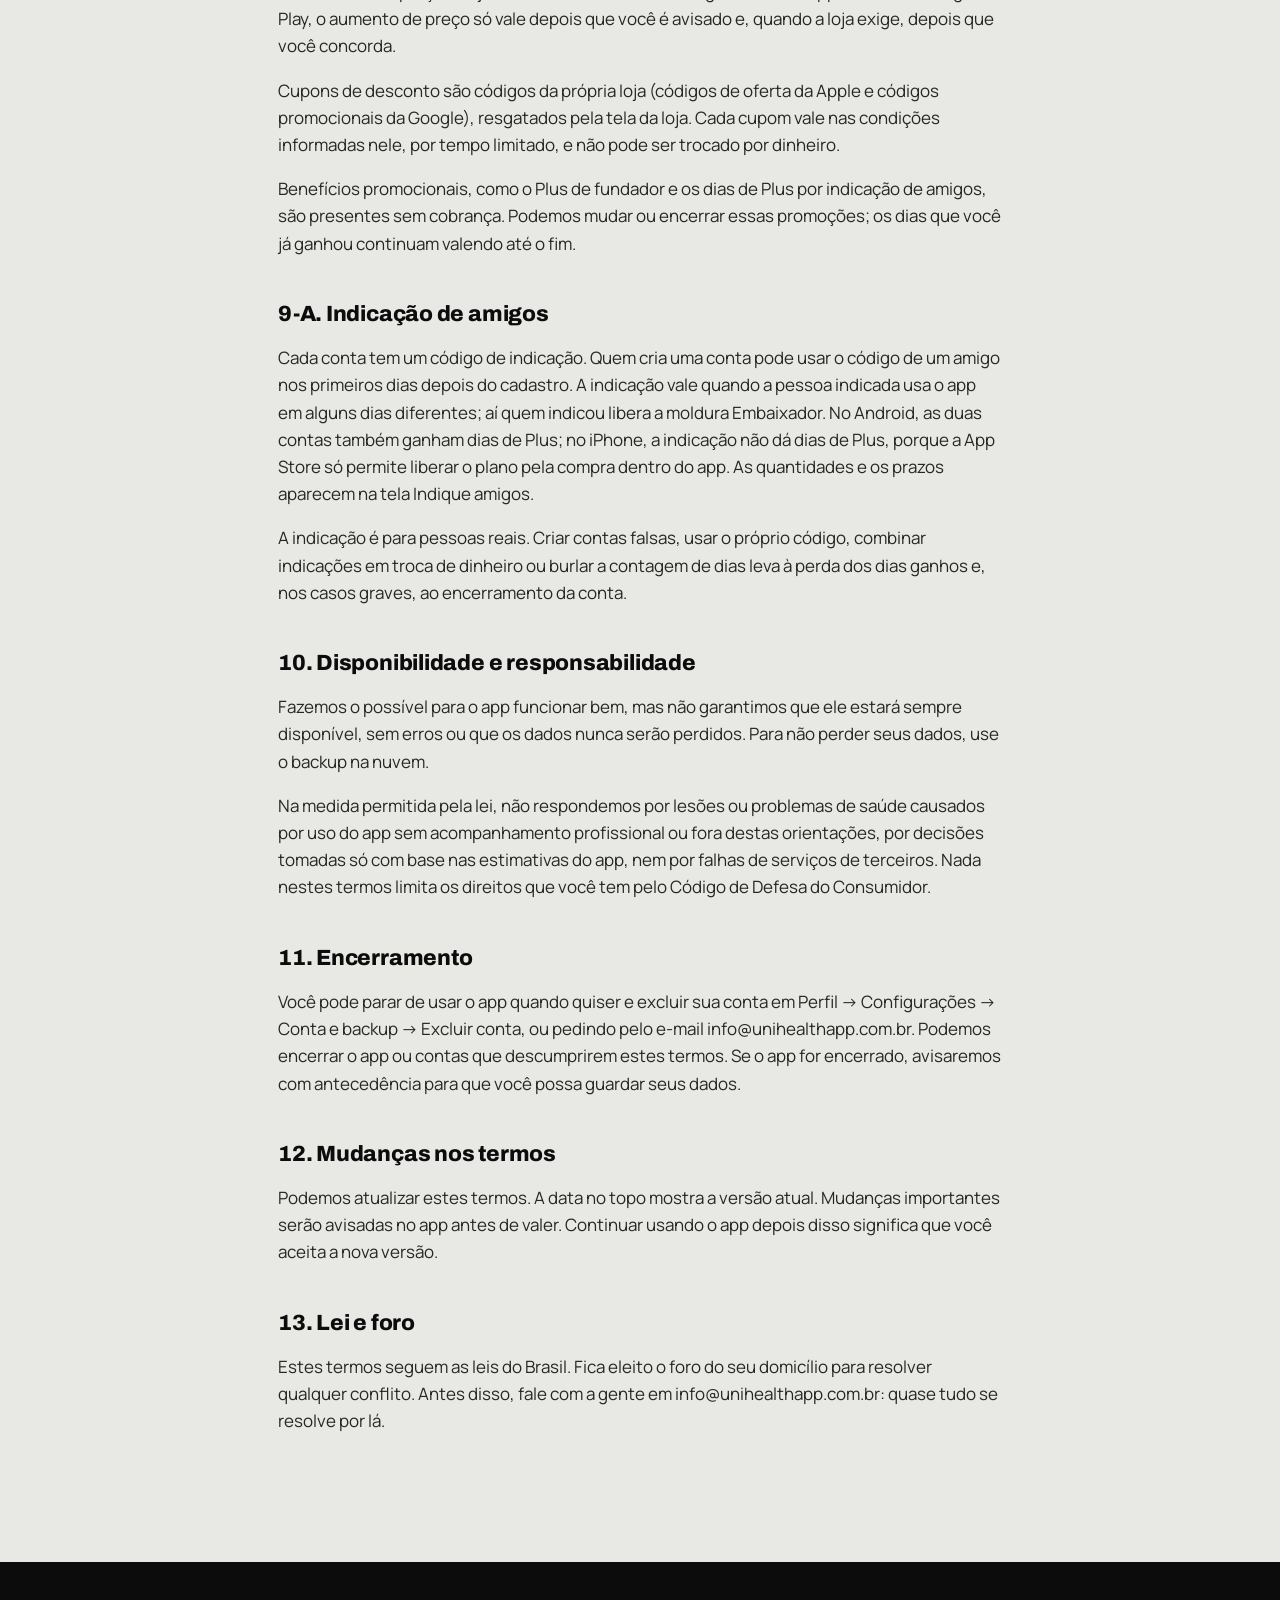
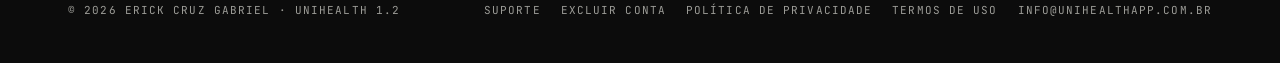
<file: termos.html>
<!doctype html>
<html lang="pt-BR">
<head>
<meta charset="utf-8">
<meta name="viewport" content="width=device-width, initial-scale=1">
<title>Termos de Uso · UniHealth</title>
<meta name="description" content="Termos de Uso do aplicativo UniHealth.">
<meta name="theme-color" content="#e8e8e5">
<link rel="icon" type="image/png" href="/assets/favicon.png">
<link rel="apple-touch-icon" href="/assets/icon.png">
<meta property="og:type" content="website">
<meta property="og:title" content="Termos de Uso · UniHealth">
<meta property="og:description" content="Termos de Uso do aplicativo UniHealth.">
<meta property="og:image" content="https://unihealthapp.com.br/assets/icon.png">
<meta property="og:url" content="https://unihealthapp.com.br/termos.html">
<link rel="preconnect" href="https://fonts.googleapis.com">
<link rel="preconnect" href="https://fonts.gstatic.com" crossorigin>
<link href="https://fonts.googleapis.com/css2?family=Archivo:wdth,wght@62..125,700..900&family=JetBrains+Mono:wght@500&family=Manrope:wght@400;500;700&display=swap" rel="stylesheet">
<link rel="stylesheet" href="/assets/style.css?v=2f9ce278">
</head>
<body>
<header class="nav">
  <div class="wrap">
    <a class="brand" href="/"><img src="/assets/icon.png" alt="">UniHealth</a>
    <nav class="nav-links" aria-label="Principal">
      <a href="/#recursos" class="hide-sm">Recursos</a>
      <a href="/#planos" class="hide-sm">Planos</a>
      <a href="/suporte.html">Suporte</a>
      <a href="/privacidade.html" class="hide-sm">Privacidade</a>
    </nav>
  </div>
</header>
<main>

<div class="doc">
  <div class="wrap">
    <h1>Termos de Uso</h1>
    <p class="updated">Última atualização: 11 de novembro de 2026</p>
    <p>Estes termos são as regras para usar o UniHealth. Ao usar o app, você concorda com eles e com a Política de Privacidade. Se não concordar, não use o app.</p>
    <h2>1. O que é o UniHealth</h2>
<p>O UniHealth é um app de treino e hábitos saudáveis: programas de treino, registro de refeições, sono, água, passos, cardio, ciclo menstrual, lembretes e uma parte social opcional. Ele é oferecido por Erick Cruz Gabriel.</p><p>O app está em fase de testes (versões alfa e beta). Pode ter erros, e recursos podem mudar ou sair.</p>
<h2>2. Não é orientação médica</h2>
<p>O UniHealth dá informações gerais e estimativas. Ele não substitui médico, nutricionista, educador físico ou fisioterapeuta, não faz diagnóstico e não trata doenças.</p><ul><li>Antes de começar ou mudar a rotina de exercícios ou a alimentação, principalmente se você tem 50 anos ou mais, está grávida, tem doença cardíaca, pressão alta, diabetes, lesões, dores ou usa medicamentos, procure um profissional de saúde.</li><li>Pare o exercício na hora se sentir dor no peito, falta de ar fora do normal, tontura, desmaio ou dor forte, e procure atendimento. Em emergência, ligue 192 (SAMU).</li><li>Calorias, macronutrientes, metas, previsões do ciclo, recuperação e outros números do app são estimativas e podem estar errados.</li><li>As previsões do ciclo menstrual não servem como método contraceptivo nem para planejar ou evitar gravidez.</li></ul><p>Você é responsável por fazer os exercícios com segurança, respeitando seus limites.</p>
<h2>3. Quem pode usar</h2>
<p>Você precisa ter 14 anos ou mais. Entre 14 e 18 anos, só com autorização dos pais ou responsáveis.</p><p>Para menores de 18 anos, alguns recursos funcionam de forma limitada: a parte social é só com amigos (sem grupos, feed, desafios e ranking geral) e o controle de doses não está disponível.</p>
<h2>4. Sua conta</h2>
<p>A conta é opcional. Se criar uma, mantenha sua senha em segredo e informe dados verdadeiros. Você é responsável pelo que acontece na sua conta. Avise-nos se suspeitar de uso indevido.</p>
<h2>5. Parte social: regras de convivência</h2>
<p>Ao usar amigos, grupos, desafios e feed, você concorda em:</p><ul><li>não usar @usuário ou nome de grupo ofensivo, discriminatório, enganoso ou que se passe por outra pessoa;</li><li>não assediar, ameaçar ou importunar ninguém, inclusive com cutucadas;</li><li>não trapacear: lançar dados falsos, manipular passos ou pontos ou explorar falhas para subir no ranking;</li><li>não usar o app para spam, propaganda ou atividade ilegal;</li><li>não publicar no feed fotos ou textos ofensivos, sexuais, violentos ou que exponham outra pessoa sem autorização.</li></ul><p>Você pode denunciar qualquer post de outra pessoa pelo botão de bandeira. A denúncia é analisada pelo responsável pelo app, e o post some do seu feed na hora.</p><p>Podemos remover conteúdo, zerar pontuações, tirar alguém de rankings e suspender ou encerrar contas que descumprirem estas regras. Você pode bloquear e denunciar outras pessoas pelo próprio app.</p>
<h2>6. Seu conteúdo</h2>
<p>O que você registra (treinos, refeições, fotos, mensagens de feedback) continua sendo seu. Você nos autoriza a guardar e processar esse conteúdo só para fazer o app funcionar para você, como descrito na Política de Privacidade.</p>
<h2>7. Nosso conteúdo</h2>
<p>O app, seus programas de treino, textos, personagens, ilustrações, marca e código pertencem a Erick Cruz Gabriel ou aos seus licenciantes. Você pode usar o app para fins pessoais e não comerciais. Não é permitido copiar, revender, fazer engenharia reversa ou usar o app para criar um serviço concorrente.</p>
<h2>8. Recursos de terceiros</h2>
<p>Alguns recursos dependem de serviços de terceiros, como o Health Connect, o login com Google e a análise de fotos por IA. Esses serviços podem ter falhas, limites de uso ou mudanças que não controlamos. A análise por IA tem limite diário por pessoa.</p>
<h2>9. Planos e assinaturas</h2>
<p>O UniHealth tem um plano grátis (Base), que mostra anúncios, e planos pagos (Plus e Pro), sem anúncios. O que cada plano libera e o preço de cada um aparecem na tela Planos, no app, antes de qualquer compra. O que é de saúde e segurança (busca de alimentos, água, sono, ciclo, doses e avisos de segurança) continua liberado em todos os planos.</p><p>As assinaturas são vendidas e cobradas pela App Store (Apple) ou pela Google Play, com a conta da loja que você usa no celular. As regras de pagamento, de reembolso e de cancelamento dessas lojas também valem para a sua compra.</p><p>A assinatura é mensal ou anual e renova sozinha no fim de cada período, pelo mesmo preço, até você cancelar. A cobrança da renovação acontece nas 24 horas antes do fim do período. Para não ser cobrado de novo, cancele até 24 horas antes da renovação, nas assinaturas da sua conta da loja (no app: Planos, Trocar ou cancelar a assinatura). Ao cancelar, o plano continua até o fim do período já pago.</p><p>Teste grátis: quando houver, ele aparece na tela Planos com a duração. Se você não cancelar antes do fim do teste, a assinatura começa e é cobrada no fim dele. O teste vale uma vez por pessoa, conforme as regras da loja.</p><p>Se mudarmos o preço, a loja avisa antes, conforme as regras dela. Na App Store e na Google Play, o aumento de preço só vale depois que você é avisado e, quando a loja exige, depois que você concorda.</p><p>Cupons de desconto são códigos da própria loja (códigos de oferta da Apple e códigos promocionais da Google), resgatados pela tela da loja. Cada cupom vale nas condições informadas nele, por tempo limitado, e não pode ser trocado por dinheiro.</p><p>Benefícios promocionais, como o Plus de fundador e os dias de Plus por indicação de amigos, são presentes sem cobrança. Podemos mudar ou encerrar essas promoções; os dias que você já ganhou continuam valendo até o fim.</p>
<h2>9-A. Indicação de amigos</h2>
<p>Cada conta tem um código de indicação. Quem cria uma conta pode usar o código de um amigo nos primeiros dias depois do cadastro. A indicação vale quando a pessoa indicada usa o app em alguns dias diferentes; aí quem indicou libera a moldura Embaixador. No Android, as duas contas também ganham dias de Plus; no iPhone, a indicação não dá dias de Plus, porque a App Store só permite liberar o plano pela compra dentro do app. As quantidades e os prazos aparecem na tela Indique amigos.</p><p>A indicação é para pessoas reais. Criar contas falsas, usar o próprio código, combinar indicações em troca de dinheiro ou burlar a contagem de dias leva à perda dos dias ganhos e, nos casos graves, ao encerramento da conta.</p>
<h2>10. Disponibilidade e responsabilidade</h2>
<p>Fazemos o possível para o app funcionar bem, mas não garantimos que ele estará sempre disponível, sem erros ou que os dados nunca serão perdidos. Para não perder seus dados, use o backup na nuvem.</p><p>Na medida permitida pela lei, não respondemos por lesões ou problemas de saúde causados por uso do app sem acompanhamento profissional ou fora destas orientações, por decisões tomadas só com base nas estimativas do app, nem por falhas de serviços de terceiros. Nada nestes termos limita os direitos que você tem pelo Código de Defesa do Consumidor.</p>
<h2>11. Encerramento</h2>
<p>Você pode parar de usar o app quando quiser e excluir sua conta em Perfil → Configurações → Conta e backup → Excluir conta, ou pedindo pelo e-mail info@unihealthapp.com.br. Podemos encerrar o app ou contas que descumprirem estes termos. Se o app for encerrado, avisaremos com antecedência para que você possa guardar seus dados.</p>
<h2>12. Mudanças nos termos</h2>
<p>Podemos atualizar estes termos. A data no topo mostra a versão atual. Mudanças importantes serão avisadas no app antes de valer. Continuar usando o app depois disso significa que você aceita a nova versão.</p>
<h2>13. Lei e foro</h2>
<p>Estes termos seguem as leis do Brasil. Fica eleito o foro do seu domicílio para resolver qualquer conflito. Antes disso, fale com a gente em info@unihealthapp.com.br: quase tudo se resolve por lá.</p>
  </div>
</div>
</main>
<footer>
  <div class="wrap">
    <span>© 2026 Erick Cruz Gabriel · UniHealth 1.2</span>
    <nav aria-label="Rodapé">
      <a href="/suporte.html">Suporte</a>
      <a href="/excluir-conta.html">Excluir conta</a>
      <a href="/privacidade.html">Política de Privacidade</a>
      <a href="/termos.html">Termos de Uso</a>
      <a href="mailto:info@unihealthapp.com.br">info@unihealthapp.com.br</a>
    </nav>
  </div>
</footer>
</body>
</html>
</file>
<file: assets/style.css>
/*
 * UniHealth — site oficial (visual editorial, 29/10).
 * Só preto, branco e cinza: papel cinza, tinta preta e um bloco cinza médio. O app aparece no tema Obsidiana.
 * Archivo (largura variável) nos títulos, Manrope no texto, JetBrains Mono nos rótulos.
 */
:root {
  --papel: #e8e8e5;
  --papel-2: #dcdcd8;
  --tinta: #0c0c0c;
  --grafite: #161616;
  --nevoa: #6f6f6b;
  --linha: #c9c9c4;
  --bloco: #bdbdb8;
  --branco: #f7f7f5;
  --max: 1240px;
  --gutter: clamp(16px, 4vw, 48px);
  --display: 'Archivo', 'Arial Black', system-ui, sans-serif;
  --body: 'Manrope', system-ui, -apple-system, 'Segoe UI', Roboto, sans-serif;
  --mono: 'JetBrains Mono', ui-monospace, 'Cascadia Mono', monospace;
}

* { box-sizing: border-box; }
html { scroll-behavior: smooth; }
body {
  margin: 0;
  background: var(--papel);
  color: var(--tinta);
  font: 400 17px/1.6 var(--body);
  -webkit-font-smoothing: antialiased;
  overflow-x: hidden;
}
img { max-width: 100%; display: block; }
a { color: inherit; }
::selection { background: var(--tinta); color: var(--branco); }
.wrap { width: 100%; max-width: var(--max); margin: 0 auto; padding: 0 var(--gutter); }
.sr { position: absolute; width: 1px; height: 1px; overflow: hidden; clip: rect(0 0 0 0); white-space: nowrap; }

/* rótulos pequenos (mono, caixa alta) */
.mono, .eyebrow {
  font-family: var(--mono);
  font-size: 11px;
  font-weight: 500;
  line-height: 1.55;
  letter-spacing: 0.14em;
  text-transform: uppercase;
}
.eyebrow { color: var(--nevoa); margin: 0 0 14px; }

/* ---------- topo ---------- */
.nav { position: relative; z-index: 10; }
.nav .wrap { display: flex; align-items: center; justify-content: space-between; gap: 16px; height: 76px; }
.brand { display: flex; align-items: center; gap: 10px; text-decoration: none; font-family: var(--mono); font-size: 12px; font-weight: 500; letter-spacing: 0.14em; text-transform: uppercase; }
.brand img { width: 26px; height: 26px; border-radius: 7px; }
.nav-links { display: flex; gap: clamp(16px, 3vw, 40px); align-items: center; }
.nav-links a { font-family: var(--mono); font-size: 11px; letter-spacing: 0.14em; text-transform: uppercase; text-decoration: none; color: var(--tinta); padding: 6px 0; border-bottom: 1px solid transparent; }
.nav-links a:hover, .nav-links a[aria-current='page'] { border-bottom-color: var(--tinta); }
@media (max-width: 640px) { .nav-links .hide-sm { display: none; } }

/* ---------- botões ---------- */
.btn {
  display: inline-flex; align-items: center; gap: 14px; min-height: 52px; padding: 0 0 0 20px;
  background: var(--tinta); color: var(--branco); text-decoration: none;
  font-family: var(--mono); font-size: 12px; font-weight: 500; letter-spacing: 0.12em; text-transform: uppercase;
  border: 1px solid var(--tinta);
}
.btn::after {
  content: '→'; display: grid; place-items: center; width: 52px; align-self: stretch;
  font-family: var(--body); font-size: 20px; letter-spacing: 0; border-left: 1px solid #ffffff2a;
  transition: transform 0.2s ease;
}
.btn:hover::after { transform: translateX(4px); }
.btn-ghost { background: transparent; color: var(--tinta); }
.btn-ghost::after { border-left-color: var(--tinta); }
.cta { display: flex; flex-wrap: wrap; gap: 12px; }
.lead { font-size: 18px; line-height: 1.55; max-width: 420px; margin: 0 0 28px; }
.note { color: var(--nevoa); font-size: 14px; margin-top: 16px; }

/* quadrado preto com seta (como nas referências) */
.seta {
  display: grid; place-items: center; width: 56px; height: 56px; background: var(--tinta); color: var(--branco);
  text-decoration: none; font-size: 22px;
}
.seta span { transition: transform 0.2s ease; }
.seta:hover span { transform: translateY(3px); }

/* ---------- celular ---------- */
.phone {
  position: relative; border-radius: 46px; padding: 10px; background: var(--tinta);
  box-shadow: 0 40px 80px -30px rgba(0, 0, 0, 0.45);
}
.phone img { border-radius: 36px; width: 100%; height: auto; aspect-ratio: 390 / 844; background: var(--grafite); }

/* ---------- herói ---------- */
.hero { position: relative; padding: 8px 0 0; }
/* minmax(0, …): a manchete larga transborda por cima do celular em vez de alargar a coluna. */
.hero .wrap { position: relative; display: grid; grid-template-columns: minmax(0, 5fr) minmax(0, 7fr); min-height: min(760px, calc(100svh - 76px)); }
.hero-text { position: relative; display: flex; flex-direction: column; justify-content: center; padding: 24px 0 120px; }
/*
 * Manchete larga que passa por cima do celular. Branca com mix-blend-mode difference: fica preta sobre o
 * papel e branca sobre a tela escura do app (como o "TO FASHION" da referência). Precisa ficar fora de
 * qualquer contexto de empilhamento (por isso o .hero-text não tem z-index).
 */
.manchete {
  position: relative; z-index: 3; margin: 0 0 36px; white-space: nowrap;
  font-family: var(--display); font-weight: 900; font-stretch: 125%; text-transform: uppercase;
  font-size: clamp(40px, 8.6vw, 140px); line-height: 0.9; letter-spacing: -0.02em;
  color: #fff; mix-blend-mode: difference;
}
.manchete span { display: block; }
/* versão B do título (?t=b): três linhas mais longas, letra menor */
.manchete-b { font-size: clamp(30px, 6vw, 96px); }
.manchete span + span { padding-left: 0.9em; }
.hero-cols { display: grid; grid-template-columns: 1fr 1fr; gap: 24px; max-width: 460px; margin-bottom: 34px; color: var(--nevoa); }
.hero-cols p { margin: 0; }
.hero-cols b { color: var(--tinta); font-weight: 500; display: block; text-decoration: underline; text-underline-offset: 3px; margin-bottom: 4px; }
.versao {
  position: absolute; left: 0; bottom: 18px; z-index: 2;
  font-family: var(--display); font-weight: 900; font-stretch: 75%; font-size: 64px; line-height: 1; letter-spacing: -0.02em;
  writing-mode: vertical-rl; transform: rotate(180deg);
}
.versao small { display: block; font-family: var(--mono); font-size: 10px; font-weight: 500; letter-spacing: 0.14em; margin-left: 6px; }
.hero-art { position: relative; }
.hero-art .bloco {
  position: absolute; left: 0; right: calc(-1 * var(--gutter) - (100vw - min(100vw, var(--max))) / 2); bottom: 0; height: 58%;
  background: var(--bloco); transform-origin: left center;
}
.hero-art .phone { position: absolute; z-index: 1; width: min(330px, 62%); left: 22%; bottom: -1px; border-radius: 46px 46px 0 0; padding-bottom: 0; }
/* Recorte mais curto: o topo do celular fica logo abaixo da manchete, que só cruza a borda preta. */
.hero-art .phone img { border-radius: 36px 36px 0 0; aspect-ratio: 390 / 610; object-fit: cover; object-position: top; }
.hero-art .seta { position: absolute; left: 0; bottom: 0; z-index: 2; }
.vertical {
  position: absolute; right: 0; top: 24px; z-index: 2;
  writing-mode: vertical-rl; font-family: var(--display); font-weight: 700; font-stretch: 112%;
  font-size: 15px; line-height: 1.15; letter-spacing: 0.02em; text-transform: uppercase;
  border-left: 2px solid var(--tinta); padding-left: 10px;
}

/* entrada do herói */
@media (prefers-reduced-motion: no-preference) {
  .hero-art .bloco { animation: abre 0.8s cubic-bezier(0.2, 0.7, 0.1, 1) both 0.1s; }
  .hero-art .phone { animation: sobe 0.9s cubic-bezier(0.2, 0.7, 0.1, 1) both 0.35s; }
  .manchete span { animation: sobe 0.7s cubic-bezier(0.2, 0.7, 0.1, 1) both; }
  .manchete span + span { animation-delay: 0.12s; }
  @keyframes abre { from { transform: scaleX(0); } }
  @keyframes sobe { from { transform: translateY(60px); opacity: 0; } }
}

/* ---------- seção: o dia inteiro ---------- */
.dia { position: relative; padding: clamp(80px, 12vw, 150px) 0 clamp(64px, 9vw, 120px); background: var(--branco); overflow: hidden; }
.fantasma {
  position: absolute; left: 50%; top: 54%; transform: translate(-50%, -50%); white-space: nowrap; pointer-events: none; margin: 0;
  font-family: var(--display); font-weight: 900; font-stretch: 125%; font-size: clamp(90px, 17vw, 250px); line-height: 1; letter-spacing: -0.02em;
  color: #ececea;
}
.titulo {
  position: relative; font-family: var(--display); font-weight: 900; font-stretch: 125%; text-transform: uppercase;
  font-size: clamp(30px, 5.2vw, 64px); line-height: 0.98; letter-spacing: -0.01em; margin: 0 0 18px;
}
.dia .titulo, .dia .intro { text-align: center; }
.intro { position: relative; max-width: 520px; margin: 0 auto clamp(40px, 6vw, 72px); color: var(--nevoa); }
.telas { display: grid; grid-template-columns: repeat(4, 1fr); gap: clamp(16px, 2.4vw, 32px); }
.tela .phone { padding: 8px; border-radius: 38px; }
.tela .phone img { border-radius: 30px; }
.tela h3 { font-family: var(--display); font-weight: 800; font-stretch: 112%; text-transform: uppercase; font-size: 15px; letter-spacing: 0.02em; margin: 22px 0 4px; text-align: center; }
.tela p { margin: 0; text-align: center; color: var(--nevoa); font-size: 14px; line-height: 1.45; }
@media (max-width: 900px) {
  .telas { grid-template-columns: none; grid-auto-flow: column; grid-auto-columns: 62%; overflow-x: auto; scroll-snap-type: x mandatory; padding-bottom: 12px; margin: 0 calc(-1 * var(--gutter)); padding-left: var(--gutter); padding-right: var(--gutter); }
  .tela { scroll-snap-align: center; }
}

/* ---------- seção: recursos ---------- */
.recursos { padding: clamp(72px, 10vw, 130px) 0; }
.recursos .cabeca { display: grid; grid-template-columns: 5fr 7fr; gap: 32px; align-items: end; margin-bottom: clamp(32px, 5vw, 56px); }
.recursos .cabeca p { margin: 0; color: var(--nevoa); max-width: 460px; }
.lista { list-style: none; margin: 0; padding: 0; display: grid; grid-template-columns: 1fr 1fr; column-gap: clamp(24px, 4vw, 64px); }
.lista li { display: grid; grid-template-columns: 1fr 1.25fr; gap: 20px; padding: 22px 0; border-top: 1px solid var(--tinta); }
.lista h3 { margin: 0; font-family: var(--display); font-weight: 800; font-stretch: 100%; font-size: 19px; line-height: 1.15; letter-spacing: -0.01em; }
.lista p { margin: 0; font-size: 15px; line-height: 1.5; color: #3d3d3a; }

/* ---------- seção: pôster TODO DIA ---------- */
.poster {
  position: relative; overflow: hidden; padding: clamp(64px, 9vw, 120px) 0;
  background-color: #efeeea;
  background-image: url("data:image/svg+xml,%3Csvg xmlns='http://www.w3.org/2000/svg' width='160' height='160'%3E%3Cfilter id='n'%3E%3CfeTurbulence type='fractalNoise' baseFrequency='.9' numOctaves='2' stitchTiles='stitch'/%3E%3CfeColorMatrix values='0 0 0 0 0 0 0 0 0 0 0 0 0 0 0 0 0 0 .07 0'/%3E%3C/filter%3E%3Crect width='100%25' height='100%25' filter='url(%23n)'/%3E%3C/svg%3E");
}
.poster .wrap { display: grid; grid-template-columns: minmax(0, 7fr) minmax(0, 5fr); gap: 32px; align-items: center; }
.palco { position: relative; min-height: clamp(420px, 52vw, 640px); }
.letras {
  font-family: var(--display); font-weight: 900; font-stretch: 100%; text-transform: uppercase;
  font-size: clamp(96px, 13.2vw, 190px); line-height: 0.82; letter-spacing: -0.04em; margin: 0;
}
.letras span { display: block; }
.palco .phone { position: absolute; width: clamp(180px, 22vw, 280px); right: 6%; top: 50%; transform: translateY(-46%) rotate(-4deg); }
.publico .titulo { font-size: clamp(26px, 3.4vw, 40px); }
.publico dl { margin: 28px 0 0; display: grid; gap: 0; }
.publico dt { font-family: var(--display); font-weight: 800; font-size: 18px; padding-top: 18px; border-top: 1px solid var(--tinta); }
.publico dd { margin: 4px 0 18px; color: #3d3d3a; font-size: 15px; line-height: 1.5; }
.publico .mono { color: var(--nevoa); }

/* ---------- seção: privacidade (bloco preto) ---------- */
.dados { background: var(--tinta); color: var(--branco); padding: clamp(72px, 10vw, 130px) 0 0; position: relative; }
.dados .wrap { display: grid; grid-template-columns: 6fr 6fr; gap: 40px; align-items: start; }
.dados .titulo { font-size: clamp(48px, 7.4vw, 108px); margin: 0; }
.dados ul { list-style: none; margin: 0; padding: 0; }
.dados li { padding: 18px 0; border-top: 1px solid #ffffff26; font-size: 17px; line-height: 1.5; }
.dados li:last-child { border-bottom: 1px solid #ffffff26; }
.dados .rodape-bloco { display: flex; justify-content: flex-end; margin-top: clamp(48px, 8vw, 96px); }
.dados .seta { background: var(--branco); color: var(--tinta); width: 72px; height: 72px; }
.dados .seta span { transform: rotate(-90deg); }
.dados .seta:hover span { transform: rotate(-90deg) translateY(3px); }
.dados .eyebrow { color: #8f8f8a; }

/* ---------- seção final ---------- */
.final { padding: clamp(80px, 12vw, 150px) 0; text-align: left; }
.final .titulo { font-size: clamp(40px, 11vw, 160px); line-height: 0.86; margin-bottom: 32px; }
.final .wrap { display: grid; grid-template-columns: minmax(0, 1fr); gap: 8px; }
.final .aside { display: flex; flex-wrap: wrap; align-items: center; justify-content: space-between; gap: 20px 40px; border-top: 2px solid var(--tinta); padding-top: 22px; }
.final p { color: var(--nevoa); margin: 0; max-width: 460px; }

/* botões por celular: o script marca <html> com plat-ios ou plat-android (sem script, aparecem os dois) */
.plat-ios .so-android, .plat-android .so-ios { display: none; }

/* ---------- seção: planos (o Plus em bloco preto) ---------- */
.planos { background: var(--papel-2); padding: clamp(72px, 10vw, 130px) 0; }
.planos .cabeca { display: grid; grid-template-columns: 5fr 7fr; gap: 32px; align-items: end; margin-bottom: clamp(32px, 5vw, 56px); }
.planos .cabeca p { margin: 0; color: var(--nevoa); max-width: 480px; }
.lista-planos { list-style: none; margin: 0; padding: 0; display: grid; grid-template-columns: repeat(3, minmax(0, 1fr)); border-top: 2px solid var(--tinta); }
.lista-planos > li { padding: 28px clamp(18px, 2.4vw, 32px) 32px; border-right: 1px solid var(--linha); }
.lista-planos > li:last-child { border-right: 0; }
.lista-planos > li.destaque { background: var(--tinta); color: var(--branco); border-right: 0; }
.lista-planos h3 { margin: 0; font-family: var(--display); font-weight: 900; font-stretch: 112%; text-transform: uppercase; font-size: clamp(32px, 4vw, 52px); line-height: 0.9; letter-spacing: -0.015em; }
.lista-planos .preco { margin: 12px 0 20px; color: var(--nevoa); }
.lista-planos .destaque .preco { color: #9a9a95; }
.lista-planos ul { list-style: none; margin: 0; padding: 0; }
.lista-planos ul li { padding: 10px 0; border-top: 1px solid var(--linha); font-size: 15px; line-height: 1.45; }
.lista-planos .destaque ul li { border-top-color: #ffffff26; }

/* selo do lançamento, acima da manchete */
.selo { display: inline-flex; align-items: center; gap: 10px; margin: 0 0 18px; padding: 7px 12px; border: 1px solid var(--tinta); }
.selo span { width: 8px; height: 8px; background: var(--tinta); border-radius: 50%; }

/* ---------- páginas de texto (suporte, política, termos, convite) ---------- */
.doc { padding: clamp(40px, 7vw, 88px) 0 clamp(64px, 9vw, 110px); }
.doc .wrap { max-width: 820px; }
.doc h1 {
  font-family: var(--display); font-weight: 900; font-stretch: 112%; text-transform: uppercase;
  font-size: clamp(38px, 7vw, 76px); line-height: 0.92; letter-spacing: -0.015em; margin: 0;
}
.doc .updated { font-family: var(--mono); font-size: 11px; letter-spacing: 0.14em; text-transform: uppercase; color: var(--nevoa); margin: 18px 0 40px; padding-top: 14px; border-top: 2px solid var(--tinta); }
.doc h2 { font-family: var(--display); font-weight: 800; font-size: 22px; line-height: 1.2; letter-spacing: -0.01em; margin: 44px 0 12px; }
.doc p, .doc li { color: #262624; }
.doc a { text-decoration-thickness: 1px; text-underline-offset: 3px; }
.doc a:hover { background: var(--papel-2); }
.doc a.btn:hover { background: var(--tinta); }
.doc ul { padding-left: 1.2em; }
.doc li { margin: 6px 0; }
.box { background: var(--branco); padding: 22px 24px; margin: 20px 0; }
.box.accent { border-left: 6px solid var(--tinta); }
details { border-top: 1px solid var(--tinta); margin: 0; }
details:last-of-type { border-bottom: 1px solid var(--tinta); }
summary { cursor: pointer; font-weight: 700; padding: 18px 0; list-style: none; display: flex; justify-content: space-between; gap: 16px; }
summary::-webkit-details-marker { display: none; }
summary::after { content: '+'; font-family: var(--mono); font-size: 18px; line-height: 1.2; }
details[open] summary::after { content: '−'; }
details p { margin: 0 0 16px; color: #3d3d3a; }
ol.steps { padding-left: 1.3em; }
ol.steps li { margin: 8px 0; }
.invite .invite-label { margin: 0; font-family: var(--mono); font-size: 11px; letter-spacing: 0.14em; text-transform: uppercase; color: var(--nevoa); }
.invite .invite-code { margin: 6px 0 0; font-family: var(--display); font-weight: 900; font-stretch: 112%; font-size: 40px; letter-spacing: 0.04em; }
.invite .cta { margin: 12px 0 16px; }
.invite .lead { max-width: 560px; margin-top: 22px; }

/* ---------- rodapé ---------- */
footer { background: var(--tinta); color: #9c9c97; padding: 40px 0 44px; font-size: 13px; }
.dados + footer { padding-top: 24px; }
footer .wrap { display: flex; flex-wrap: wrap; justify-content: space-between; gap: 18px; font-family: var(--mono); font-size: 11px; letter-spacing: 0.1em; text-transform: uppercase; }
footer nav { display: flex; flex-wrap: wrap; gap: 20px; }
footer a { color: #9c9c97; text-decoration: none; }
footer a:hover { color: var(--branco); }

a:focus-visible, summary:focus-visible, .btn:focus-visible { outline: 2px solid var(--tinta); outline-offset: 3px; }

/* ---------- celular ---------- */
@media (max-width: 860px) {
  .hero .wrap { grid-template-columns: 1fr; min-height: 0; }
  .hero-text { padding: 12px 0 36px 0; }
  .manchete { margin-bottom: 26px; }
  .vertical { top: 18px; font-size: 13px; }
  .versao { display: none; }
  .hero-art { height: 520px; margin: 0 calc(-1 * var(--gutter)); }
  .hero-art .bloco { right: 0; left: var(--gutter); height: 62%; }
  .hero-art .phone { left: 50%; transform: translateX(-50%); width: min(290px, 74%); }
  @media (prefers-reduced-motion: no-preference) { .hero-art .phone { animation: none; } }
  .hero-art .seta { left: var(--gutter); }
  .recursos .cabeca, .planos .cabeca, .poster .wrap, .dados .wrap, .final .wrap { grid-template-columns: minmax(0, 1fr); }
  .lista { grid-template-columns: 1fr; }
  .lista-planos { grid-template-columns: minmax(0, 1fr); }
  .lista-planos > li { border-right: 0; border-bottom: 1px solid var(--linha); }
  .palco { min-height: 0; }
  .palco .phone { position: relative; width: 62%; margin: -90px 0 0 auto; transform: rotate(-4deg); right: 4%; top: auto; }
}
@media (max-width: 480px) {
  /* No celular, as colunas em mono repetem o texto logo abaixo: some. */
  .hero-cols { display: none; }
  .lista li { grid-template-columns: 1fr; gap: 6px; }
}
</file>
